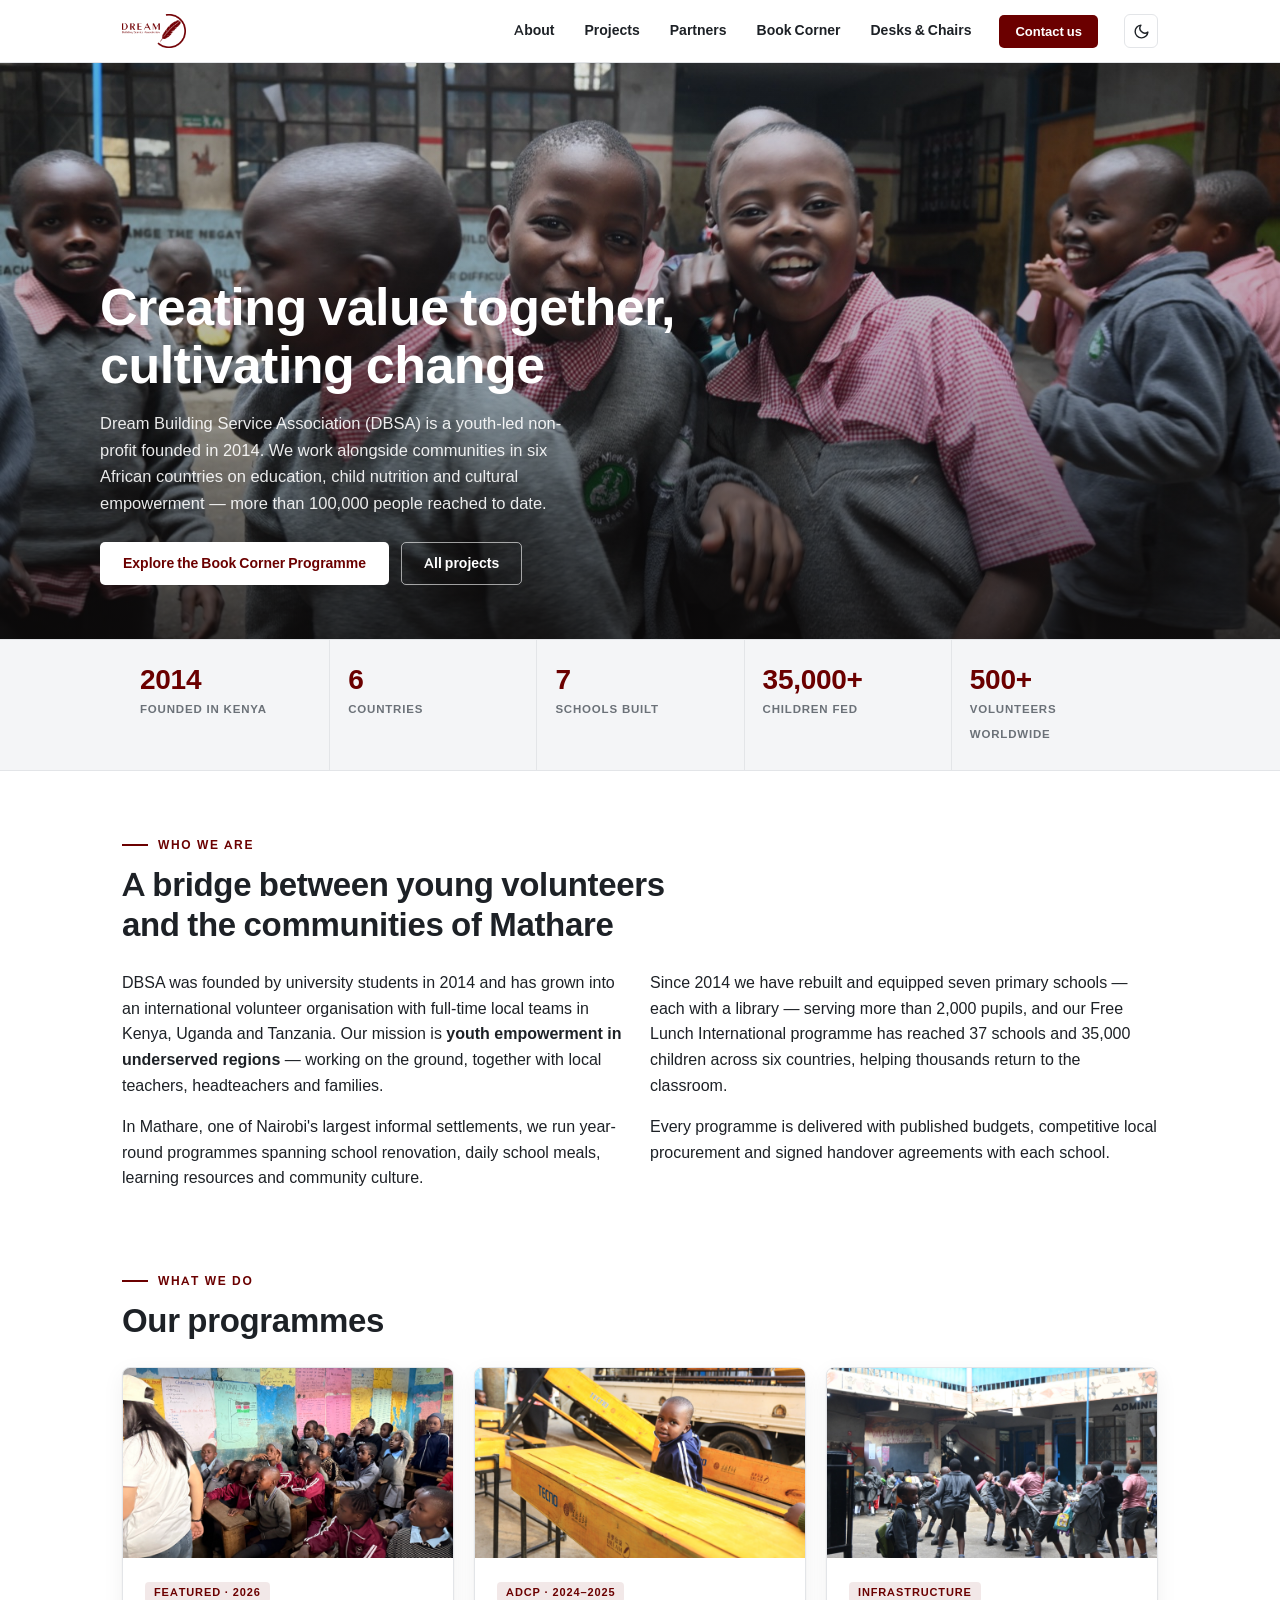
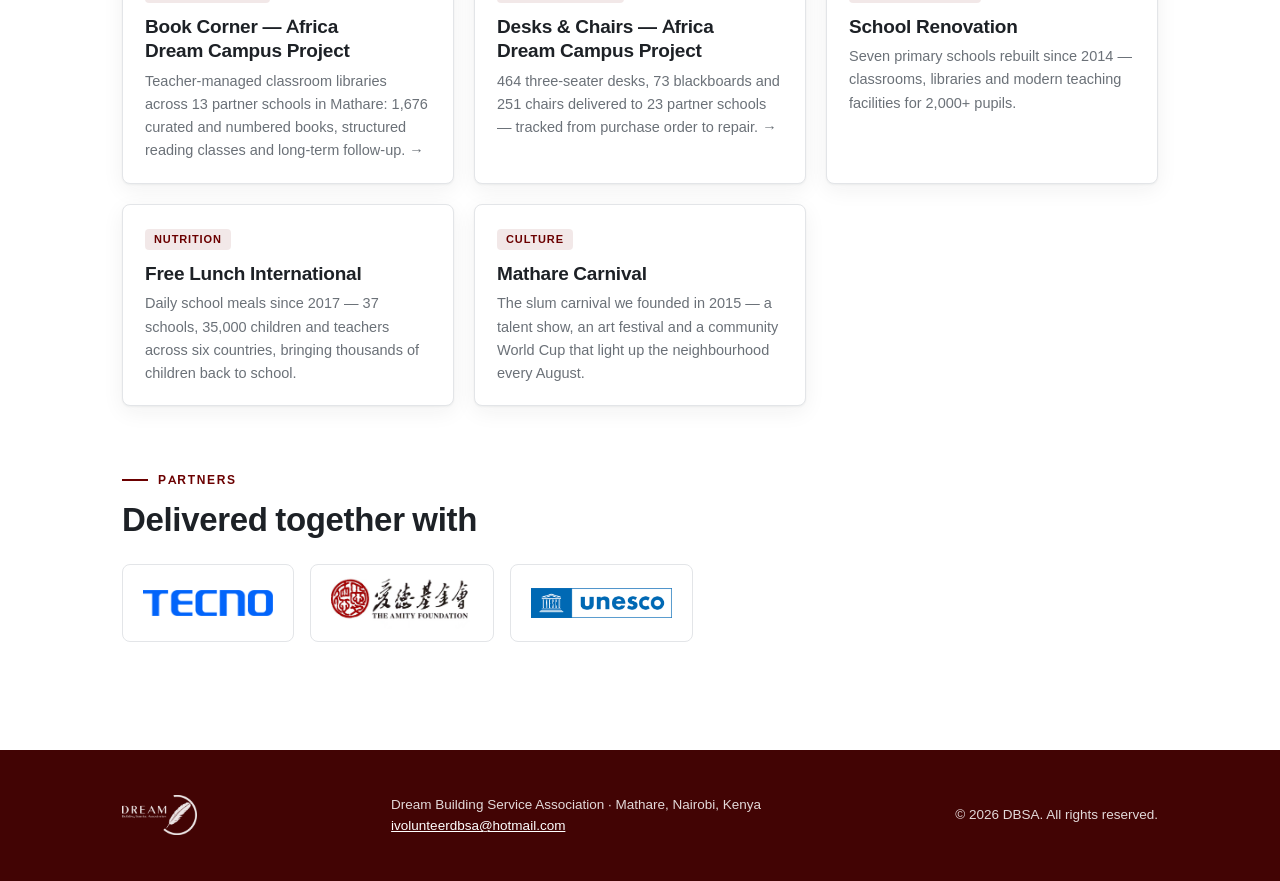
<file: index.html>
<!DOCTYPE html>
<html lang="en" data-lang="en">
<head>
<meta charset="utf-8">
<meta name="viewport" content="width=device-width,initial-scale=1">
<title>DBSA — Dream Building Service Association</title>
<meta name="description" content="Dream Building Service Association (DBSA) — a youth-led non-profit working with communities in six African countries since 2014. Education, nutrition and cultural empowerment in Mathare, Nairobi and beyond.">
<link rel="icon" href="assets/logos/dbsa-en.png">
<script>(function(){try{var t=localStorage.getItem("theme");if(t)document.documentElement.setAttribute("data-theme",t)}catch(e){}})()</script>
<link rel="stylesheet" href="styles.css">
</head>
<body>

<nav class="nav">
  <div class="wrap">
    <a class="brand" href="index.html">
      <img src="assets/logos/dbsa-en.png" alt="DBSA — Dream Building Service Association">
    </a>
    <a class="link" href="index.html#about">About</a>
    <a class="link" href="index.html#projects">Projects</a>
    <a class="link" href="index.html#partners">Partners</a>
    <a class="link keep" href="bookcorner.html">Book Corner</a>
    <a class="link keep" href="furniture.html">Desks &amp; Chairs</a>
    <a class="cta" href="mailto:ivolunteerdbsa@hotmail.com">Contact us</a>
      <button class="theme-btn" id="theme-toggle" type="button" aria-label="Switch theme">
      <svg class="ic-moon" viewBox="0 0 24 24" fill="none" stroke="currentColor" stroke-width="2" stroke-linecap="round" stroke-linejoin="round" aria-hidden="true"><path d="M21 12.8A9 9 0 1 1 11.2 3a7 7 0 0 0 9.8 9.8z"/></svg>
      <svg class="ic-sun" viewBox="0 0 24 24" fill="none" stroke="currentColor" stroke-width="2" stroke-linecap="round" aria-hidden="true"><circle cx="12" cy="12" r="4"/><path d="M12 2v2m0 16v2M4.9 4.9l1.4 1.4m11.4 11.4 1.4 1.4M2 12h2m16 0h2M4.9 19.1l1.4-1.4M17.7 6.3l1.4-1.4"/></svg>
    </button>
  </div>
</nav>

<header class="hero">
  <div class="media">
    <img src="assets/photos/photo-01.jpg" alt="Pupils in a school courtyard in Mathare, Nairobi" fetchpriority="high">
    <div class="scrim"></div>
    <div class="inner wrap">
      <h1>Creating value together, <em>cultivating change</em></h1>
      <p class="sub">Dream Building Service Association (DBSA) is a youth-led non-profit founded in 2014.
      We work alongside communities in six African countries on education, child nutrition and cultural
      empowerment — more than 100,000 people reached to date.</p>
      <div class="actions">
        <a class="btn primary" href="bookcorner.html">Explore the Book Corner Programme</a>
        <a class="btn ghost" href="#projects">All projects</a>
      </div>
    </div>
  </div>
</header>

<div class="stats">
  <div class="wrap">
    <div class="stat"><b>2014</b><span>Founded in Kenya</span></div>
    <div class="stat"><b>6</b><span>Countries</span></div>
    <div class="stat"><b>7</b><span>Schools built</span></div>
    <div class="stat"><b>35,000+</b><span>Children fed</span></div>
    <div class="stat"><b>500+</b><span>Volunteers worldwide</span></div>
  </div>
</div>

<section id="about">
  <div class="wrap">
    <p class="eyebrow">Who we are</p>
    <h2>A bridge between young volunteers and the communities of Mathare</h2>
    <div class="grid two" style="margin-top:26px">
      <div>
        <p>DBSA was founded by university students in 2014 and has grown into an international
        volunteer organisation with full-time local teams in Kenya, Uganda and Tanzania.
        Our mission is <strong>youth empowerment in underserved regions</strong> — working on the
        ground, together with local teachers, headteachers and families.</p>
        <p>In Mathare, one of Nairobi's largest informal settlements, we run year-round programmes
        spanning school renovation, daily school meals, learning resources and community culture.</p>
      </div>
      <div>
        <p>Since 2014 we have rebuilt and equipped seven primary schools — each with a library —
        serving more than 2,000 pupils, and our Free Lunch International programme has reached
        37 schools and 35,000 children across six countries, helping thousands return to the classroom.</p>
        <p>Every programme is delivered with published budgets, competitive local procurement and
        signed handover agreements with each school.</p>
      </div>
    </div>
  </div>
</section>

<section id="projects" style="padding-top:0">
  <div class="wrap">
    <p class="eyebrow">What we do</p>
    <h2>Our programmes</h2>
    <div class="grid two" style="margin-top:26px">

      <a class="card reveal" href="bookcorner.html">
        <img class="cover" src="assets/photos/photo-08.jpg" alt="A reading class in Mathare">
        <div class="pad">
          <span class="tag">Featured · 2026</span>
          <h3>Book Corner — Africa Dream Campus Project</h3>
          <p>Teacher-managed classroom libraries across 13 partner schools in Mathare:
          1,676 curated and numbered books, structured reading classes and long-term follow-up. →</p>
        </div>
      </a>

      <a class="card reveal" href="furniture.html">
        <img class="cover" src="assets/photos/desk-01.jpg" alt="Newly delivered desks in Mathare">
        <div class="pad">
          <span class="tag">ADCP · 2024–2025</span>
          <h3>Desks &amp; Chairs — Africa Dream Campus Project</h3>
          <p>464 three-seater desks, 73 blackboards and 251 chairs delivered to
          23 partner schools — tracked from purchase order to repair. →</p>
        </div>
      </a>

      <div class="card reveal">
        <img class="cover" src="assets/photos/photo-02.jpg" alt="A renovated school courtyard">
        <div class="pad">
          <span class="tag">Infrastructure</span>
          <h3>School Renovation</h3>
          <p>Seven primary schools rebuilt since 2014 — classrooms, libraries and modern
          teaching facilities for 2,000+ pupils.</p>
        </div>
      </div>

      <div class="card reveal">
        <div class="pad">
          <span class="tag">Nutrition</span>
          <h3>Free Lunch International</h3>
          <p>Daily school meals since 2017 — 37 schools, 35,000 children and teachers across
          six countries, bringing thousands of children back to school.</p>
        </div>
      </div>

      <div class="card reveal">
        <div class="pad">
          <span class="tag">Culture</span>
          <h3>Mathare Carnival</h3>
          <p>The slum carnival we founded in 2015 — a talent show, an art festival and a
          community World Cup that light up the neighbourhood every August.</p>
        </div>
      </div>

    </div>
  </div>
</section>

<section id="partners" style="padding-top:0">
  <div class="wrap">
    <p class="eyebrow">Partners</p>
    <h2>Delivered together with</h2>
    <div class="partners" style="margin-top:24px">
      <span class="chip"><img src="assets/logos/tecno.png" alt="TECNO" style="height:26px"></span>
      <span class="chip"><img src="assets/logos/amity.png" alt="The Amity Foundation" style="height:52px"></span>
      <span class="chip"><img src="assets/logos/unesco.png" alt="UNESCO" style="height:30px"></span>
    </div>
  </div>
</section>

<footer>
  <div class="wrap">
    <img src="assets/logos/dbsa-en.png" alt="DBSA">
    <p>Dream Building Service Association · Mathare, Nairobi, Kenya<br>
    <a href="mailto:ivolunteerdbsa@hotmail.com">ivolunteerdbsa@hotmail.com</a></p>
    <p>© 2026 DBSA. All rights reserved.</p>
  </div>
</footer>

<script src="site.js"></script>
</body>
</html>
</file>
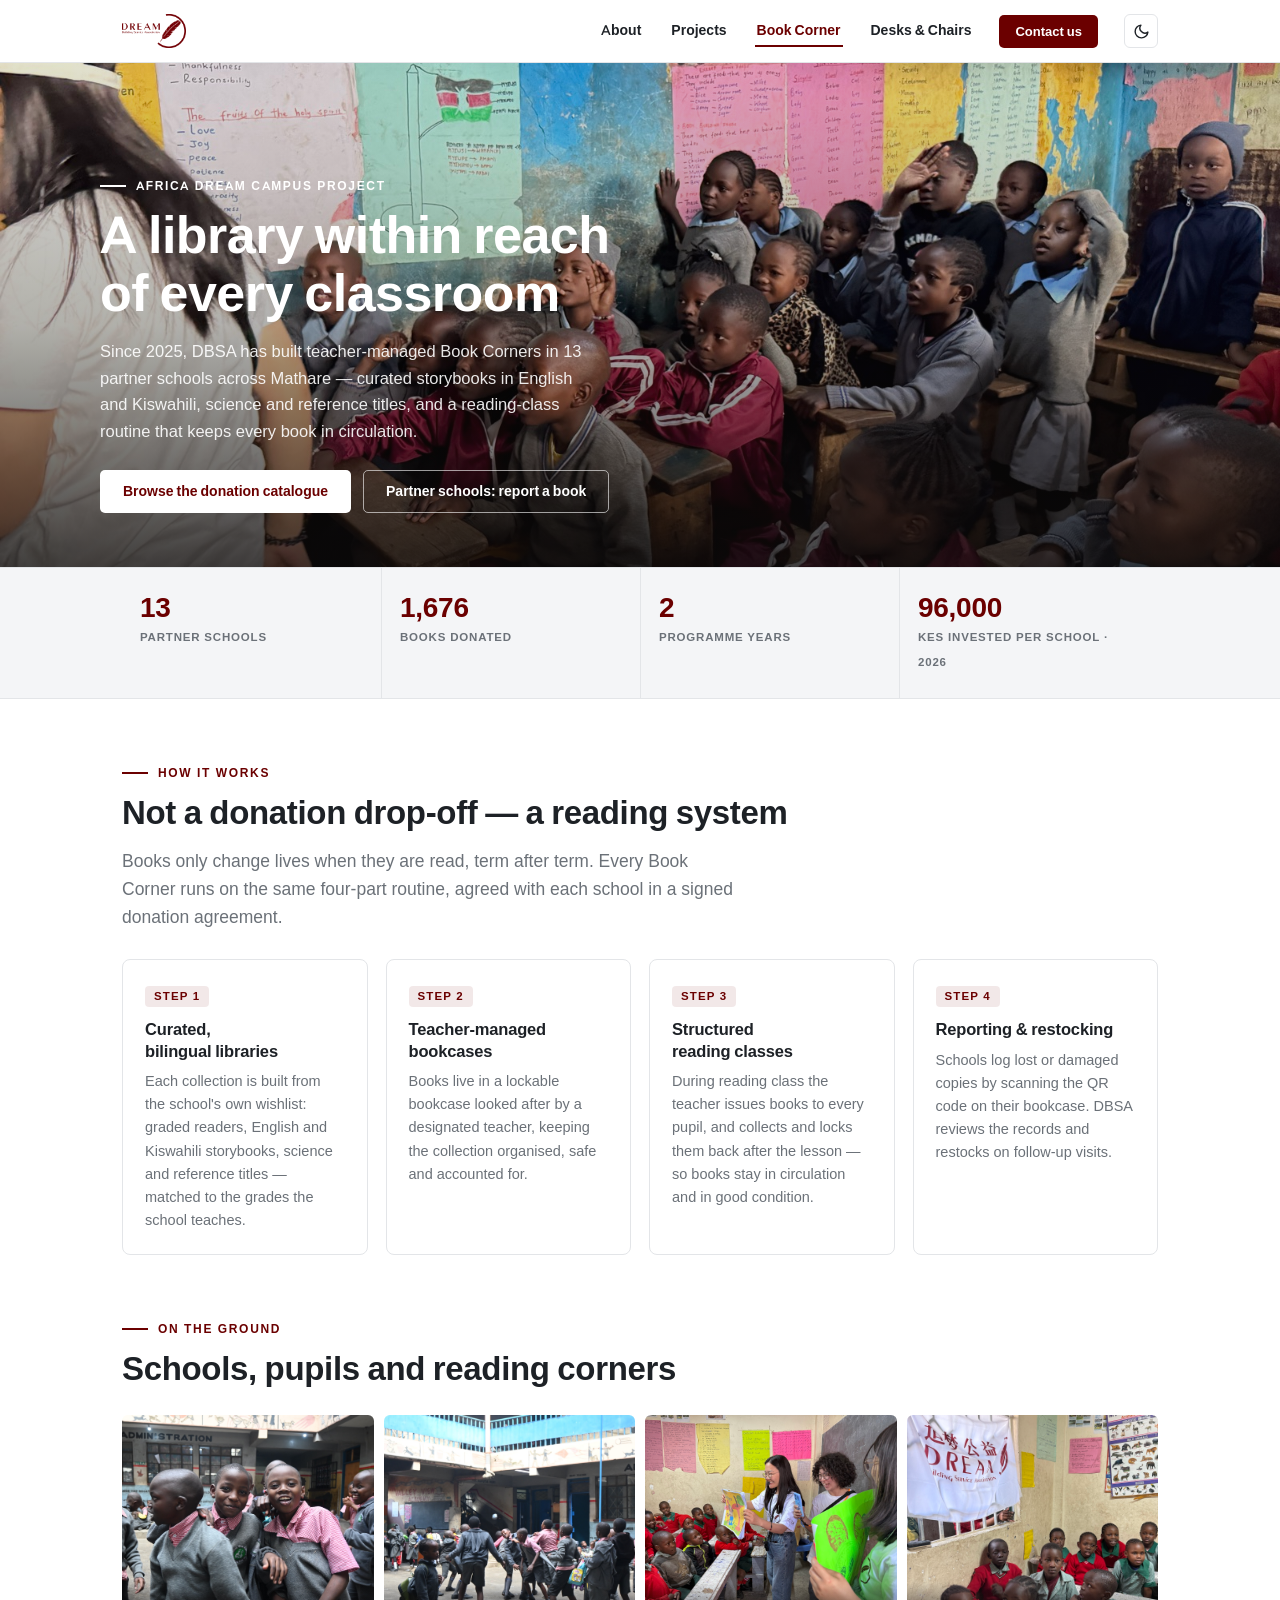
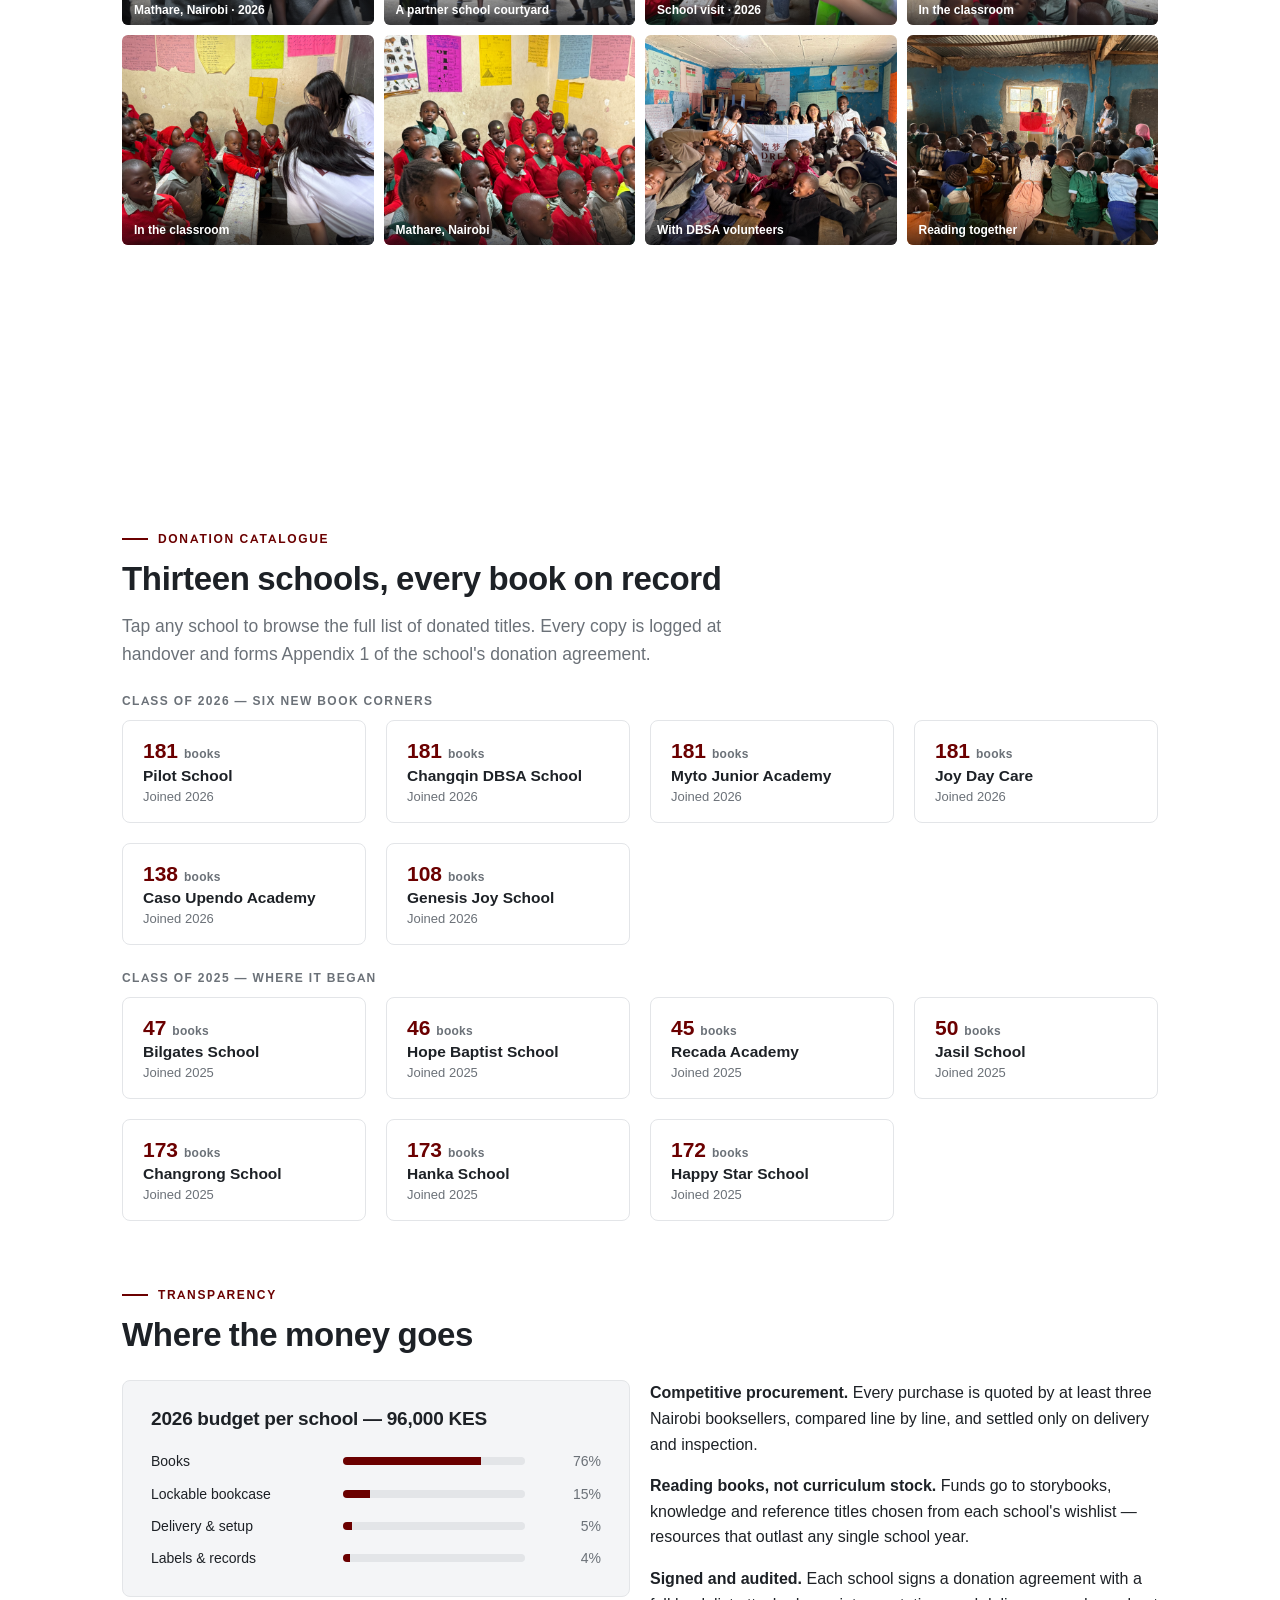
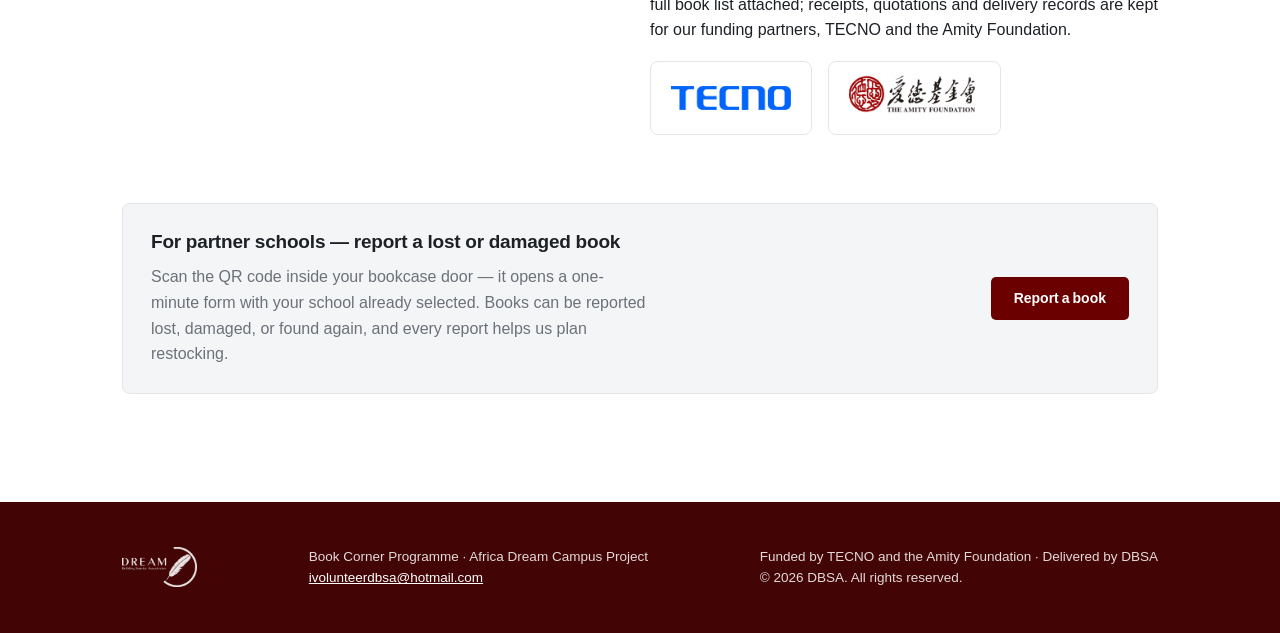
<file: bookcorner.html>
<!DOCTYPE html>
<html lang="en" data-lang="en">
<head>
<meta charset="utf-8">
<meta name="viewport" content="width=device-width,initial-scale=1">
<title>Book Corner Programme — DBSA</title>
<meta name="description" content="The DBSA Book Corner Programme (Africa Dream Campus Project): teacher-managed classroom libraries in 13 partner schools across Mathare, Nairobi — 1,676 curated and numbered books, structured reading classes and long-term follow-up.">
<link rel="icon" href="assets/logos/dbsa-en.png">
<script>(function(){try{var t=localStorage.getItem("theme");if(t)document.documentElement.setAttribute("data-theme",t)}catch(e){}})()</script>
<link rel="stylesheet" href="styles.css">
</head>
<body>

<nav class="nav">
  <div class="wrap">
    <a class="brand" href="index.html">
      <img src="assets/logos/dbsa-en.png" alt="DBSA — Dream Building Service Association">
    </a>
    <a class="link" href="index.html#about">About</a>
    <a class="link" href="index.html#projects">Projects</a>
    <a class="link keep" href="bookcorner.html" aria-current="page">Book Corner</a>
    <a class="link keep" href="furniture.html">Desks &amp; Chairs</a>
    <a class="cta" href="mailto:ivolunteerdbsa@hotmail.com">Contact us</a>
      <button class="theme-btn" id="theme-toggle" type="button" aria-label="Switch theme">
      <svg class="ic-moon" viewBox="0 0 24 24" fill="none" stroke="currentColor" stroke-width="2" stroke-linecap="round" stroke-linejoin="round" aria-hidden="true"><path d="M21 12.8A9 9 0 1 1 11.2 3a7 7 0 0 0 9.8 9.8z"/></svg>
      <svg class="ic-sun" viewBox="0 0 24 24" fill="none" stroke="currentColor" stroke-width="2" stroke-linecap="round" aria-hidden="true"><circle cx="12" cy="12" r="4"/><path d="M12 2v2m0 16v2M4.9 4.9l1.4 1.4m11.4 11.4 1.4 1.4M2 12h2m16 0h2M4.9 19.1l1.4-1.4M17.7 6.3l1.4-1.4"/></svg>
    </button>
  </div>
</nav>

<header class="hero">
  <div class="media" style="min-height:56vh">
    <img src="assets/photos/photo-08.jpg" alt="A reading class in a Mathare classroom" fetchpriority="high">
    <div class="scrim"></div>
    <div class="inner wrap">
      <p class="eyebrow" style="color:#fff">Africa Dream Campus Project</p>
      <h1>A library within reach of <em>every classroom</em></h1>
      <p class="sub">Since 2025, DBSA has built teacher-managed Book Corners in 13 partner schools
      across Mathare — curated storybooks in English and Kiswahili, science and reference titles,
      and a reading-class routine that keeps every book in circulation.</p>
      <div class="actions">
        <a class="btn primary" href="#schools">Browse the donation catalogue</a>
        <a class="btn ghost" href="#report">Partner schools: report a book</a>
      </div>
    </div>
  </div>
</header>

<div class="stats">
  <div class="wrap">
    <div class="stat"><b>13</b><span>Partner schools</span></div>
    <div class="stat"><b>1,676</b><span>Books donated</span></div>
    <div class="stat"><b>2</b><span>Programme years</span></div>
    <div class="stat"><b>96,000</b><span>KES invested per school · 2026</span></div>
  </div>
</div>

<section id="model">
  <div class="wrap">
    <p class="eyebrow">How it works</p>
    <h2>Not a donation drop-off — a reading system</h2>
    <p class="lead">Books only change lives when they are read, term after term. Every Book Corner
    runs on the same four-part routine, agreed with each school in a signed donation agreement.</p>
    <div class="steps" style="margin-top:28px">
      <div class="step reveal">
        <h3>Curated, bilingual libraries</h3>
        <p>Each collection is built from the school's own wishlist: graded readers, English and
        Kiswahili storybooks, science and reference titles — matched to the grades the school teaches.</p>
      </div>
      <div class="step reveal">
        <h3>Teacher-managed bookcases</h3>
        <p>Books live in a lockable bookcase looked after by a designated teacher, keeping the
        collection organised, safe and accounted for.</p>
      </div>
      <div class="step reveal">
        <h3>Structured reading classes</h3>
        <p>During reading class the teacher issues books to every pupil, and collects and locks
        them back after the lesson — so books stay in circulation and in good condition.</p>
      </div>
      <div class="step reveal">
        <h3>Reporting &amp; restocking</h3>
        <p>Schools log lost or damaged copies by scanning the QR code on their bookcase.
        DBSA reviews the records and restocks on follow-up visits.</p>
      </div>
    </div>
  </div>
</section>

<section id="gallery" style="padding-top:0">
  <div class="wrap">
    <p class="eyebrow">On the ground</p>
    <h2>Schools, pupils and reading corners</h2>
    <div class="gallery" style="margin-top:26px">
      <figure class="reveal"><img src="assets/photos/photo-01.jpg" alt="Pupils in a school courtyard, Mathare" loading="lazy"><figcaption>Mathare, Nairobi · 2026</figcaption></figure>
      <figure class="reveal"><img src="assets/photos/photo-02.jpg" alt="A partner school courtyard" loading="lazy"><figcaption>A partner school courtyard</figcaption></figure>
      <figure class="reveal"><img src="assets/photos/photo-04.jpg" alt="Pupils during a school visit" loading="lazy"><figcaption>School visit · 2026</figcaption></figure>
      <figure class="reveal"><img src="assets/photos/photo-05.jpg" alt="Pupils at their desks" loading="lazy"><figcaption>In the classroom</figcaption></figure>
      <figure class="reveal"><img src="assets/photos/photo-06.jpg" alt="Pupils during class" loading="lazy"><figcaption>In the classroom</figcaption></figure>
      <figure class="reveal"><img src="assets/photos/photo-07.jpg" alt="School grounds in Mathare" loading="lazy"><figcaption>Mathare, Nairobi</figcaption></figure>
      <figure class="reveal"><img src="assets/photos/photo-09.jpg" alt="Pupils and volunteers" loading="lazy"><figcaption>With DBSA volunteers</figcaption></figure>
      <figure class="reveal"><img src="assets/photos/photo-10.jpg" alt="A classroom session" loading="lazy"><figcaption>Reading together</figcaption></figure>
      <figure class="reveal"><img src="assets/photos/photo-13.jpg" alt="Signing the donation agreement with a headteacher" loading="lazy"><figcaption>Signing the donation agreement</figcaption></figure>
    </div>
  </div>
</section>

<section id="schools" style="padding-top:0">
  <div class="wrap">
    <p class="eyebrow">Donation catalogue</p>
    <h2>Thirteen schools, every book on record</h2>
    <p class="lead">Tap any school to browse the full list of donated titles. Every copy is logged
    at handover and forms Appendix 1 of the school's donation agreement.</p>

    <p class="cohort-label">Class of 2026 — six new Book Corners</p>
    <div class="grid three" id="schools-2026"></div>

    <p class="cohort-label">Class of 2025 — where it began</p>
    <div class="grid three" id="schools-2025"></div>
  </div>
</section>

<section id="transparency" style="padding-top:0">
  <div class="wrap">
    <p class="eyebrow">Transparency</p>
    <h2>Where the money goes</h2>
    <div class="grid two" style="margin-top:26px;align-items:start">
      <div class="panel-tint">
        <h3>2026 budget per school — 96,000 KES</h3>
        <ul class="budget">
          <li><span>Books</span><span class="bar"><i style="width:76%"></i></span><span class="pct">76%</span></li>
          <li><span>Lockable bookcase</span><span class="bar"><i style="width:15%"></i></span><span class="pct">15%</span></li>
          <li><span>Delivery &amp; setup</span><span class="bar"><i style="width:5%"></i></span><span class="pct">5%</span></li>
          <li><span>Labels &amp; records</span><span class="bar"><i style="width:4%"></i></span><span class="pct">4%</span></li>
        </ul>
      </div>
      <div>
        <p><strong>Competitive procurement.</strong> Every purchase is quoted by at least three
        Nairobi booksellers, compared line by line, and settled only on delivery and inspection.</p>
        <p><strong>Reading books, not curriculum stock.</strong> Funds go to storybooks, knowledge
        and reference titles chosen from each school's wishlist — resources that outlast any single
        school year.</p>
        <p><strong>Signed and audited.</strong> Each school signs a donation agreement with a full
        book list attached; receipts, quotations and delivery records are kept for our funding
        partners, TECNO and the Amity Foundation.</p>
        <div class="partners" style="margin-top:18px">
          <span class="chip"><img src="assets/logos/tecno.png" alt="TECNO" style="height:24px"></span>
          <span class="chip"><img src="assets/logos/amity.png" alt="The Amity Foundation" style="height:48px"></span>
        </div>
      </div>
    </div>
  </div>
</section>

<section id="report" style="padding-top:0">
  <div class="wrap">
    <div class="panel-tint" style="display:flex;gap:26px;flex-wrap:wrap;align-items:center;justify-content:space-between">
      <div style="max-width:56ch">
        <h3>For partner schools — report a lost or damaged book</h3>
        <p style="margin:10px 0 0;color:var(--muted)">Scan the QR code inside your bookcase door —
        it opens a one-minute form with your school already selected. Books can be reported
        lost, damaged, or found again, and every report helps us plan restocking.</p>
      </div>
      <a class="btn solid" href="report.html">Report a book</a>
    </div>
  </div>
</section>

<footer>
  <div class="wrap">
    <img src="assets/logos/dbsa-en.png" alt="DBSA">
    <p>Book Corner Programme · Africa Dream Campus Project<br>
    <a href="mailto:ivolunteerdbsa@hotmail.com">ivolunteerdbsa@hotmail.com</a></p>
    <p>Funded by TECNO and the Amity Foundation · Delivered by DBSA<br>© 2026 DBSA. All rights reserved.</p>
  </div>
</footer>

<!-- catalogue modal -->
<div class="modal" id="catalog-modal" role="dialog" aria-modal="true" aria-label="School book list">
  <div class="veil"></div>
  <div class="panel">
    <header>
      <h3>School</h3>
      <span class="meta"></span>
      <button class="close" type="button">Close ✕</button>
    </header>
    <div class="search"><input type="search" placeholder="Search by book number or title…" aria-label="Search book list"></div>
    <div class="list">
      <table>
        <thead><tr><th>No.</th><th>Title</th><th>Level</th><th style="text-align:right">Copies</th></tr></thead>
        <tbody></tbody>
      </table>
    </div>
  </div>
</div>

<script src="assets/catalog.js"></script>
<script src="site.js"></script>
<script>initCatalog();</script>
</body>
</html>
</file>
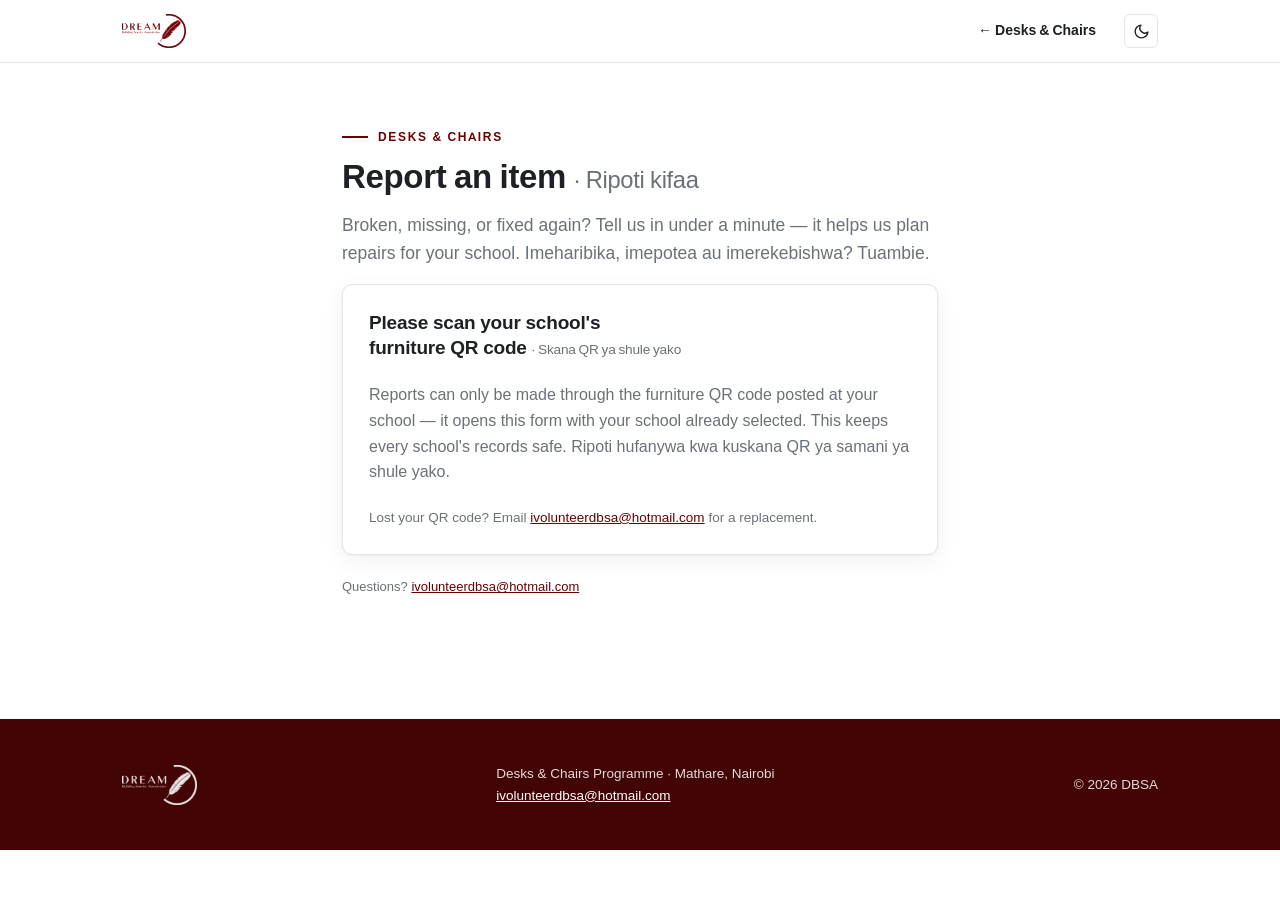
<file: furniture-report.html>
<!DOCTYPE html>
<html lang="en" data-lang="en">
<head>
<meta charset="utf-8">
<meta name="viewport" content="width=device-width,initial-scale=1">
<title>Report an item — DBSA Desks &amp; Chairs</title>
<meta name="robots" content="noindex,nofollow">
<link rel="icon" href="assets/logos/dbsa-en.png">
<script>(function(){try{var t=localStorage.getItem("theme");if(t)document.documentElement.setAttribute("data-theme",t)}catch(e){}})()</script>
<link rel="stylesheet" href="styles.css">
</head>
<body>

<nav class="nav">
  <div class="wrap">
    <a class="brand" href="index.html">
      <img src="assets/logos/dbsa-en.png" alt="DBSA — Dream Building Service Association">
    </a>
    <a class="link keep" href="furniture.html">← Desks &amp; Chairs</a>
      <button class="theme-btn" id="theme-toggle" type="button" aria-label="Switch theme">
      <svg class="ic-moon" viewBox="0 0 24 24" fill="none" stroke="currentColor" stroke-width="2" stroke-linecap="round" stroke-linejoin="round" aria-hidden="true"><path d="M21 12.8A9 9 0 1 1 11.2 3a7 7 0 0 0 9.8 9.8z"/></svg>
      <svg class="ic-sun" viewBox="0 0 24 24" fill="none" stroke="currentColor" stroke-width="2" stroke-linecap="round" aria-hidden="true"><circle cx="12" cy="12" r="4"/><path d="M12 2v2m0 16v2M4.9 4.9l1.4 1.4m11.4 11.4 1.4 1.4M2 12h2m16 0h2M4.9 19.1l1.4-1.4M17.7 6.3l1.4-1.4"/></svg>
    </button>
  </div>
</nav>

<section>
  <div class="wrap narrow">
    <p class="eyebrow">Desks &amp; Chairs</p>
    <h2>Report an item <span class="sw-h">· Ripoti kifaa</span></h2>
    <p class="lead">Broken, missing, or fixed again? Tell us in under a minute — it helps us plan
    repairs for your school. <span class="sw">Imeharibika, imepotea au imerekebishwa? Tuambie.</span></p>

    <div class="form-card" id="qr-required" hidden>
      <h3>Please scan your school's furniture QR code <span class="sw-h">· Skana QR ya shule yako</span></h3>
      <p style="margin:0;color:var(--muted)">Reports can only be made through the furniture QR code
      posted at your school — it opens this form with your school already selected.
      This keeps every school's records safe.
      <span class="sw">Ripoti hufanywa kwa kuskana QR ya samani ya shule yako.</span></p>
      <p style="margin:0;font-size:13.5px;color:var(--muted)">Lost your QR code? Email
      <a href="mailto:ivolunteerdbsa@hotmail.com">ivolunteerdbsa@hotmail.com</a> for a replacement.</p>
    </div>

    <form class="form-card" id="report-form" autocomplete="off" novalidate>

      <div class="field">
        <label>School <span class="sw">· Shule</span></label>
        <div class="school-chip" id="school-chip">
          <b id="school-chip-name"></b>
          <span id="school-chip-meta"></span>
        </div>
      </div>

      <div class="field">
        <label>Which item? <span class="sw">· Kifaa gani?</span></label>
        <div class="kinds" id="item-grid" style="grid-template-columns:repeat(auto-fit,minmax(150px,1fr))"></div>
      </div>

      <div class="field">
        <label>What happened? <span class="sw">· Nini kilitokea?</span></label>
        <div class="kinds">
          <button type="button" class="kind" data-kind="damaged" aria-pressed="false">
            <b>Damaged</b><span>Imeharibika</span>
          </button>
          <button type="button" class="kind" data-kind="lost" aria-pressed="false">
            <b>Lost</b><span>Imepotea</span>
          </button>
          <button type="button" class="kind" data-kind="restored" aria-pressed="false">
            <b>Fixed</b><span>Imerekebishwa</span>
          </button>
        </div>
        <p class="hint">Fixed — an item that was reported broken or missing is back in use.
        <span class="sw">Imerekebishwa — kifaa kimerudi kutumika.</span></p>
      </div>

      <div class="field">
        <label for="qty-input">How many? <span class="sw">· Ngapi?</span></label>
        <input type="number" id="qty-input" inputmode="numeric" min="1" step="1" value="1" style="max-width:130px">
      </div>

      <div class="field">
        <label for="note-input">Note <span class="sw">· Maelezo (hiari)</span></label>
        <textarea id="note-input" rows="2" maxlength="500"
          placeholder="Optional — e.g. two desks with broken legs in Grade 3"></textarea>
      </div>

      <input class="hp" type="text" name="website" id="hp" tabindex="-1" aria-hidden="true">

      <p class="form-err" id="form-err" hidden></p>
      <button class="btn solid block" type="submit" id="submit-btn">Send report · Tuma ripoti</button>
    </form>

    <div class="form-card success" id="success" hidden>
      <div class="ok-ring">✓</div>
      <h3>Report received — thank you! <span class="sw-h">Asante!</span></h3>
      <p id="success-recap" style="color:var(--muted);margin:0"></p>
      <button class="btn solid" type="button" id="again-btn">Report another item · Ripoti kifaa kingine</button>
    </div>

    <p style="margin-top:22px;font-size:13px;color:var(--muted)">
      Questions? <a href="mailto:ivolunteerdbsa@hotmail.com">ivolunteerdbsa@hotmail.com</a>
    </p>
  </div>
</section>

<footer>
  <div class="wrap">
    <img src="assets/logos/dbsa-en.png" alt="DBSA">
    <p>Desks &amp; Chairs Programme · Mathare, Nairobi<br>
    <a href="mailto:ivolunteerdbsa@hotmail.com">ivolunteerdbsa@hotmail.com</a></p>
    <p>© 2026 DBSA</p>
  </div>
</footer>

<script src="assets/furniture.js"></script>
<script src="site.js"></script>
<script>
/* Same Worker as book reports — routes on programme:"furniture". */
const ENDPOINT = "https://dbsa-report.ivolunteerdbsa.workers.dev";

(function () {
  const $ = (id) => document.getElementById(id);
  const form = $("report-form");
  let item = null, kind = null;

  const params = new URLSearchParams(location.search);
  const KEY = params.get("k") || "";
  const school = FURNITURE.schools.find((s) => s.id === params.get("school")) || null;
  if (!school || !KEY) {
    form.hidden = true;
    $("qr-required").hidden = false;
    return;
  }
  const totalUnits = Object.values(school.units).reduce((a, b) => a + b, 0);
  $("school-chip-name").textContent = school.name;
  $("school-chip-meta").textContent = `${totalUnits} items delivered in ${school.cohort}`;

  /* item buttons — only what this school actually has */
  const grid = $("item-grid");
  Object.entries(school.units).forEach(([key, units]) => {
    const b = document.createElement("button");
    b.type = "button"; b.className = "kind"; b.dataset.item = key;
    b.setAttribute("aria-pressed", "false");
    b.innerHTML = `<b>${FURNITURE.items[key].label}</b><span>you have ${units}</span>`;
    b.addEventListener("click", () => {
      item = key;
      grid.querySelectorAll(".kind").forEach((x) =>
        x.setAttribute("aria-pressed", x === b ? "true" : "false"));
      const q = $("qty-input");
      q.max = units;
      if (+q.value > units) q.value = units;
    });
    grid.appendChild(b);
  });

  document.querySelectorAll("[data-kind]").forEach((b) =>
    b.addEventListener("click", () => {
      kind = b.dataset.kind;
      document.querySelectorAll("[data-kind]").forEach((x) =>
        x.setAttribute("aria-pressed", x === b ? "true" : "false"));
    }));

  form.addEventListener("submit", async (e) => {
    e.preventDefault();
    const err = $("form-err");
    const qty = Math.floor(+$("qty-input").value || 0);
    if (!item) return showErr("Please choose the item. · Tafadhali chagua kifaa.");
    if (!kind) return showErr("Please tap Damaged, Lost or Fixed. · Tafadhali chagua kilichotokea.");
    if (qty < 1 || qty > (school.units[item] || 0))
      return showErr(`Quantity must be between 1 and ${school.units[item]}. · Idadi si sahihi.`);
    err.hidden = true;

    const payload = {
      programme: "furniture",
      school: school.name, item, kind, qty, k: KEY,
      note: $("note-input").value.trim(),
      website: $("hp").value,
    };
    const btn = $("submit-btn");
    btn.disabled = true; btn.textContent = "Sending… · Inatuma…";
    try {
      const res = await fetch(ENDPOINT, {
        method: "POST",
        headers: { "Content-Type": "application/json" },
        body: JSON.stringify(payload),
      });
      if (res.status === 403)
        return showErr("This QR code is not valid for this school — please scan the QR posted at your own school. · Tafadhali tumia QR ya shule yako.");
      if (!res.ok) throw new Error("HTTP " + res.status);
      $("success-recap").textContent =
        `${qty} × ${FURNITURE.items[item].label} — ${kind === "restored" ? "fixed" : kind} · ${school.name}`;
      form.hidden = true; $("success").hidden = false;
      window.scrollTo({ top: 0, behavior: "instant" });
    } catch (_) {
      showErr("Could not send — please check your connection and try again. · Imeshindikana kutuma — tafadhali jaribu tena.");
    } finally {
      btn.disabled = false; btn.textContent = "Send report · Tuma ripoti";
    }
  });
  function showErr(msg) {
    const err = $("form-err");
    err.textContent = msg; err.hidden = false;
    return false;
  }

  $("again-btn").addEventListener("click", () => {
    item = null; kind = null;
    document.querySelectorAll('.kind[aria-pressed]').forEach((x) => x.setAttribute("aria-pressed", "false"));
    $("qty-input").value = 1; $("note-input").value = "";
    $("success").hidden = true; form.hidden = false;
  });
})();
</script>
</body>
</html>
</file>
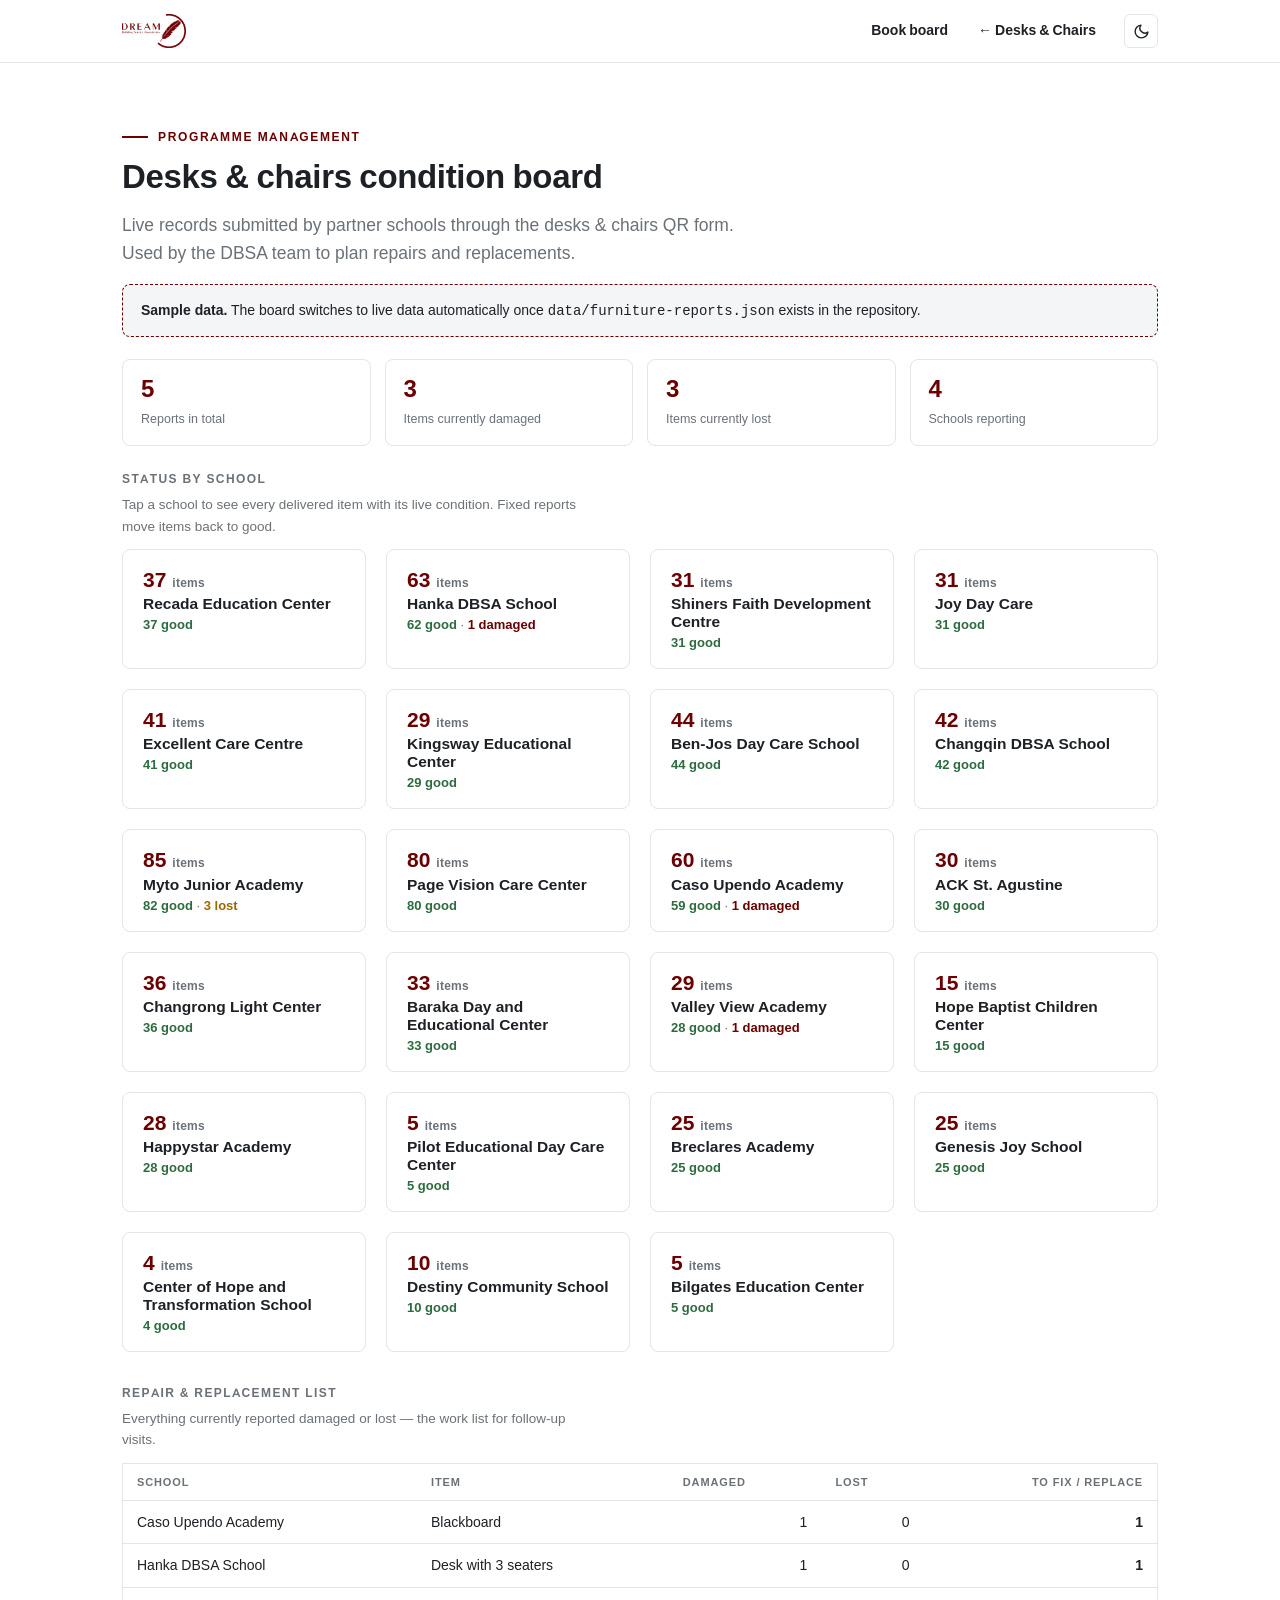
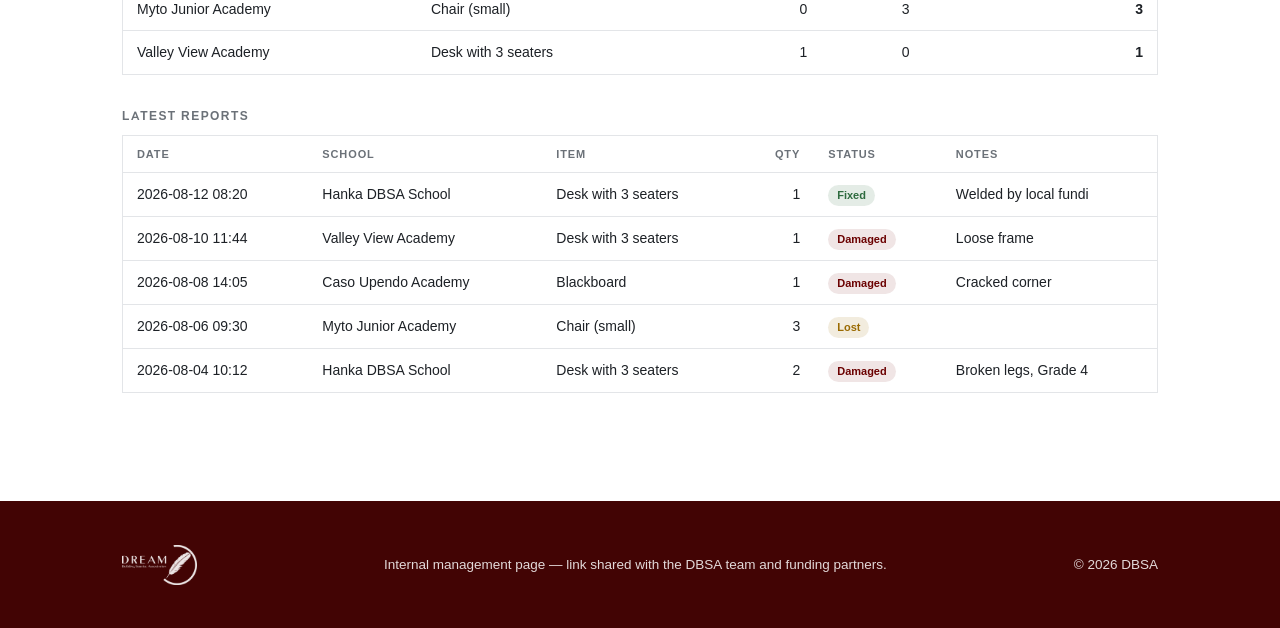
<file: furniture-status.html>
<!DOCTYPE html>
<html lang="en" data-lang="en">
<head>
<meta charset="utf-8">
<meta name="viewport" content="width=device-width,initial-scale=1">
<title>Desks &amp; Chairs — Condition Board · DBSA</title>
<meta name="robots" content="noindex,nofollow">
<link rel="icon" href="assets/logos/dbsa-en.png">
<script>(function(){try{var t=localStorage.getItem("theme");if(t)document.documentElement.setAttribute("data-theme",t)}catch(e){}})()</script>
<link rel="stylesheet" href="styles.css">
</head>
<body>

<nav class="nav">
  <div class="wrap">
    <a class="brand" href="index.html">
      <img src="assets/logos/dbsa-en.png" alt="DBSA — Dream Building Service Association">
    </a>
    <a class="link keep" href="status.html">Book board</a>
    <a class="link keep" href="furniture.html">← Desks &amp; Chairs</a>
      <button class="theme-btn" id="theme-toggle" type="button" aria-label="Switch theme">
      <svg class="ic-moon" viewBox="0 0 24 24" fill="none" stroke="currentColor" stroke-width="2" stroke-linecap="round" stroke-linejoin="round" aria-hidden="true"><path d="M21 12.8A9 9 0 1 1 11.2 3a7 7 0 0 0 9.8 9.8z"/></svg>
      <svg class="ic-sun" viewBox="0 0 24 24" fill="none" stroke="currentColor" stroke-width="2" stroke-linecap="round" aria-hidden="true"><circle cx="12" cy="12" r="4"/><path d="M12 2v2m0 16v2M4.9 4.9l1.4 1.4m11.4 11.4 1.4 1.4M2 12h2m16 0h2M4.9 19.1l1.4-1.4M17.7 6.3l1.4-1.4"/></svg>
    </button>
  </div>
</nav>

<section>
  <div class="wrap">
    <p class="eyebrow">Programme management</p>
    <h2>Desks &amp; chairs condition board</h2>
    <p class="lead">Live records submitted by partner schools through the desks &amp; chairs QR form.
    Used by the DBSA team to plan repairs and replacements.</p>

    <div class="notice" id="live-note">
      <strong>Sample data.</strong> The board switches to live data automatically once
      <code>data/furniture-reports.json</code> exists in the repository.
    </div>
    <div class="notice" id="empty-note" hidden style="border-color:var(--ok)">
      <strong>Connected — no reports yet.</strong> Every item is in use and in good shape. 🎉
    </div>

    <div class="board" style="margin-bottom:26px">
      <div class="cell"><b id="sum-total">–</b><span>Reports in total</span></div>
      <div class="cell"><b id="sum-damaged">–</b><span>Items currently damaged</span></div>
      <div class="cell"><b id="sum-lost">–</b><span>Items currently lost</span></div>
      <div class="cell"><b id="sum-schools">–</b><span>Schools reporting</span></div>
    </div>

    <p class="cohort-label">Status by school</p>
    <p style="font-size:13.5px;color:var(--muted);margin:-4px 0 12px">
      Tap a school to see every delivered item with its live condition.
      Fixed reports move items back to good.</p>
    <div class="grid three" id="school-status" style="margin-bottom:34px"></div>

    <p class="cohort-label">Repair &amp; replacement list</p>
    <p style="font-size:13.5px;color:var(--muted);margin:-4px 0 12px">
      Everything currently reported damaged or lost — the work list for follow-up visits.</p>
    <div style="overflow-x:auto;margin-bottom:34px">
      <table class="reports restock">
        <thead><tr><th>School</th><th>Item</th><th>Damaged</th><th>Lost</th><th style="text-align:right">To fix / replace</th></tr></thead>
        <tbody></tbody>
      </table>
    </div>

    <p class="cohort-label">Latest reports</p>
    <div style="overflow-x:auto">
      <table class="reports latest">
        <thead><tr><th>Date</th><th>School</th><th>Item</th><th style="text-align:right">Qty</th><th>Status</th><th>Notes</th></tr></thead>
        <tbody></tbody>
      </table>
    </div>
  </div>
</section>

<footer>
  <div class="wrap">
    <img src="assets/logos/dbsa-en.png" alt="DBSA">
    <p>Internal management page — link shared with the DBSA team and funding partners.</p>
    <p>© 2026 DBSA</p>
  </div>
</footer>

<!-- per-school status modal -->
<div class="modal" id="status-modal" role="dialog" aria-modal="true" aria-label="School furniture status">
  <div class="veil"></div>
  <div class="panel">
    <header>
      <h3>School</h3>
      <span class="meta"></span>
      <button class="close" type="button">Close ✕</button>
    </header>
    <div class="list" style="padding-top:8px">
      <table>
        <thead><tr><th>Item</th><th style="text-align:right">Units</th><th>Status</th></tr></thead>
        <tbody></tbody>
      </table>
    </div>
  </div>
</div>

<script src="assets/furniture.js"></script>
<script src="site.js"></script>
<script>
const DATA_URL = "https://raw.githubusercontent.com/dbsa-africa/dbsa-africa.github.io/main/data/furniture-reports.json";

const SAMPLE = [
  { t: "2026-08-04 10:12", school: "Hanka DBSA School",      item: "desk",    kind: "damaged",  qty: 2, note: "Broken legs, Grade 4" },
  { t: "2026-08-06 09:30", school: "Myto Junior Academy",    item: "chair_s", kind: "lost",     qty: 3, note: "" },
  { t: "2026-08-08 14:05", school: "Caso Upendo Academy",    item: "board",   kind: "damaged",  qty: 1, note: "Cracked corner" },
  { t: "2026-08-10 11:44", school: "Valley View Academy",    item: "desk",    kind: "damaged",  qty: 1, note: "Loose frame" },
  { t: "2026-08-12 08:20", school: "Hanka DBSA School",      item: "desk",    kind: "restored", qty: 1, note: "Welded by local fundi" }
];

(function () {
  const KIND_PILL = { damaged: ["damaged", "Damaged"], lost: ["lost", "Lost"], restored: ["restored", "Fixed"] };

  function derive(rows) {
    const states = new Map();
    FURNITURE.schools.forEach((s) => {
      const per = {};
      Object.entries(s.units).forEach(([k, u]) => { per[k] = { units: u, damaged: 0, lost: 0 }; });
      states.set(s.name, { school: s, per });
    });
    rows.forEach((r) => {
      const st = states.get((r.school || "").trim());
      const e = st && st.per[r.item];
      if (!e) return;
      let q = Math.max(1, Math.floor(+r.qty || 1));
      if (r.kind === "restored") {
        const d = Math.min(q, e.damaged); e.damaged -= d; q -= d;
        e.lost = Math.max(0, e.lost - q);
      } else if (r.kind === "damaged" || r.kind === "lost") {
        const room = e.units - e.damaged - e.lost;
        e[r.kind] += Math.min(q, Math.max(0, room));
      }
    });
    return states;
  }
  const totals = (st) => {
    let units = 0, damaged = 0, lost = 0;
    Object.values(st.per).forEach((e) => { units += e.units; damaged += e.damaged; lost += e.lost; });
    return { units, damaged, lost, good: units - damaged - lost };
  };

  function render(rows) {
    const states = derive(rows);
    let curD = 0, curL = 0;
    states.forEach((st) => { const t = totals(st); curD += t.damaged; curL += t.lost; });
    document.getElementById("sum-total").textContent = rows.length;
    document.getElementById("sum-damaged").textContent = curD;
    document.getElementById("sum-lost").textContent = curL;
    document.getElementById("sum-schools").textContent = new Set(rows.map((r) => (r.school || "").trim())).size;

    const grid = document.getElementById("school-status");
    grid.innerHTML = "";
    FURNITURE.schools.forEach((s) => {
      const st = states.get(s.name), t = totals(st);
      const btn = document.createElement("button");
      btn.className = "school";
      btn.setAttribute("aria-haspopup", "dialog");
      btn.innerHTML =
        `<span class="n">${t.units}<em>items</em></span>` +
        `<b>${escapeHtml(s.name)}</b>` +
        `<span class="st-line"><i class="ok-txt">${t.good} good</i>` +
        (t.damaged ? ` · <i class="dmg-txt">${t.damaged} damaged</i>` : "") +
        (t.lost ? ` · <i class="lost-txt">${t.lost} lost</i>` : "") + `</span>`;
      btn.addEventListener("click", () => openModal(st, t));
      grid.appendChild(btn);
    });

    const fixes = [];
    states.forEach((st) => Object.entries(st.per).forEach(([k, e]) => {
      if (e.damaged + e.lost > 0) fixes.push({ school: st.school.name, k, ...e });
    }));
    fixes.sort((a, b) => a.school.localeCompare(b.school) || (b.damaged + b.lost) - (a.damaged + a.lost));
    document.querySelector("table.restock tbody").innerHTML = fixes.map((f) =>
      `<tr><td>${escapeHtml(f.school)}</td><td>${FURNITURE.items[f.k].label}</td>` +
      `<td class="num">${f.damaged}</td><td class="num">${f.lost}</td>` +
      `<td class="num"><b>${f.damaged + f.lost}</b></td></tr>`
    ).join("") || `<tr><td colspan="5" style="color:var(--muted)">Nothing to fix — every item is in good shape. 🎉</td></tr>`;

    document.querySelector("table.latest tbody").innerHTML = rows.slice(-30).reverse().map((r) => {
      const [cls, label] = KIND_PILL[r.kind] || ["damaged", r.kind];
      const item = FURNITURE.items[r.item] ? FURNITURE.items[r.item].label : r.item;
      return `<tr><td>${escapeHtml(r.t || "")}</td><td>${escapeHtml(r.school || "")}</td><td>${escapeHtml(item)}</td>` +
        `<td class="num">${Math.max(1, Math.floor(+r.qty || 1))}</td>` +
        `<td><span class="pill ${cls}">${label}</span></td><td>${escapeHtml(r.note || "")}</td></tr>`;
    }).join("") || `<tr><td colspan="6" style="color:var(--muted)">No reports yet.</td></tr>`;
  }

  const m = document.getElementById("status-modal");
  function openModal(st, t) {
    m.querySelector("h3").textContent = st.school.name;
    m.querySelector(".meta").textContent =
      `${t.units} items — ${t.good} good · ${t.damaged} damaged · ${t.lost} lost`;
    m.querySelector("tbody").innerHTML = Object.entries(st.per).map(([k, e]) => {
      const good = e.units - e.damaged - e.lost;
      const chips = (e.damaged || e.lost)
        ? `<span class="chip-st good">${good} good</span>` +
          (e.damaged ? ` <span class="chip-st damaged">${e.damaged} damaged</span>` : "") +
          (e.lost ? ` <span class="chip-st lost">${e.lost} lost</span>` : "")
        : `<span class="chip-st allgood">all good</span>`;
      return `<tr><td>${FURNITURE.items[k].label}</td><td class="num">${e.units}</td><td>${chips}</td></tr>`;
    }).join("");
    m.classList.add("open");
    document.body.style.overflow = "hidden";
    m.querySelector(".close").focus();
  }
  const close = () => { m.classList.remove("open"); document.body.style.overflow = ""; };
  m.querySelector(".veil").addEventListener("click", close);
  m.querySelector(".close").addEventListener("click", close);
  document.addEventListener("keydown", (e) => e.key === "Escape" && close());

  (async () => {
    let rows = null, live = false;
    if (!new URLSearchParams(location.search).has("sample")) {
      try {
        const res = await fetch(DATA_URL, { cache: "no-store" });
        if (res.ok) { const j = await res.json(); if (Array.isArray(j)) { rows = j; live = true; } }
      } catch (_) {}
    }
    if (!rows) rows = SAMPLE;
    document.getElementById("live-note").hidden = live;
    document.getElementById("empty-note").hidden = !(live && rows.length === 0);
    render(rows);
  })();
})();
</script>
</body>
</html>
</file>
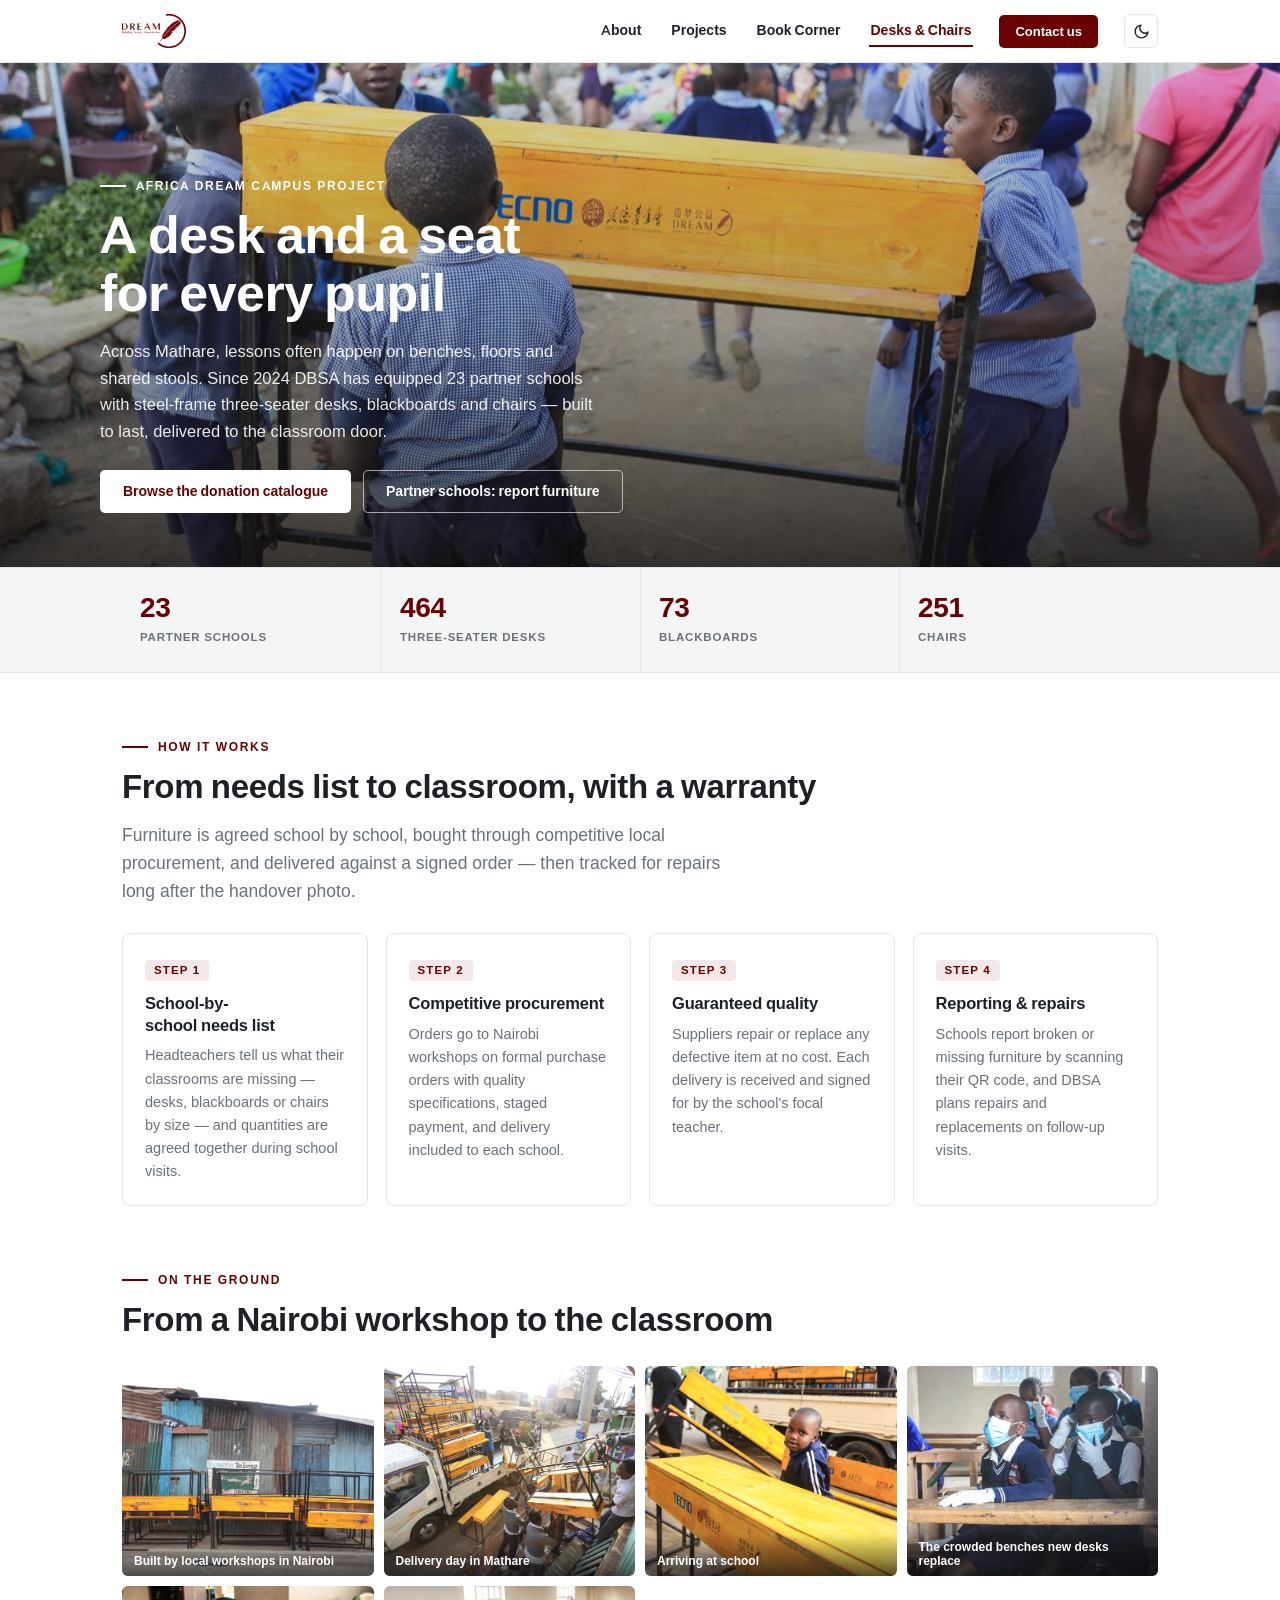
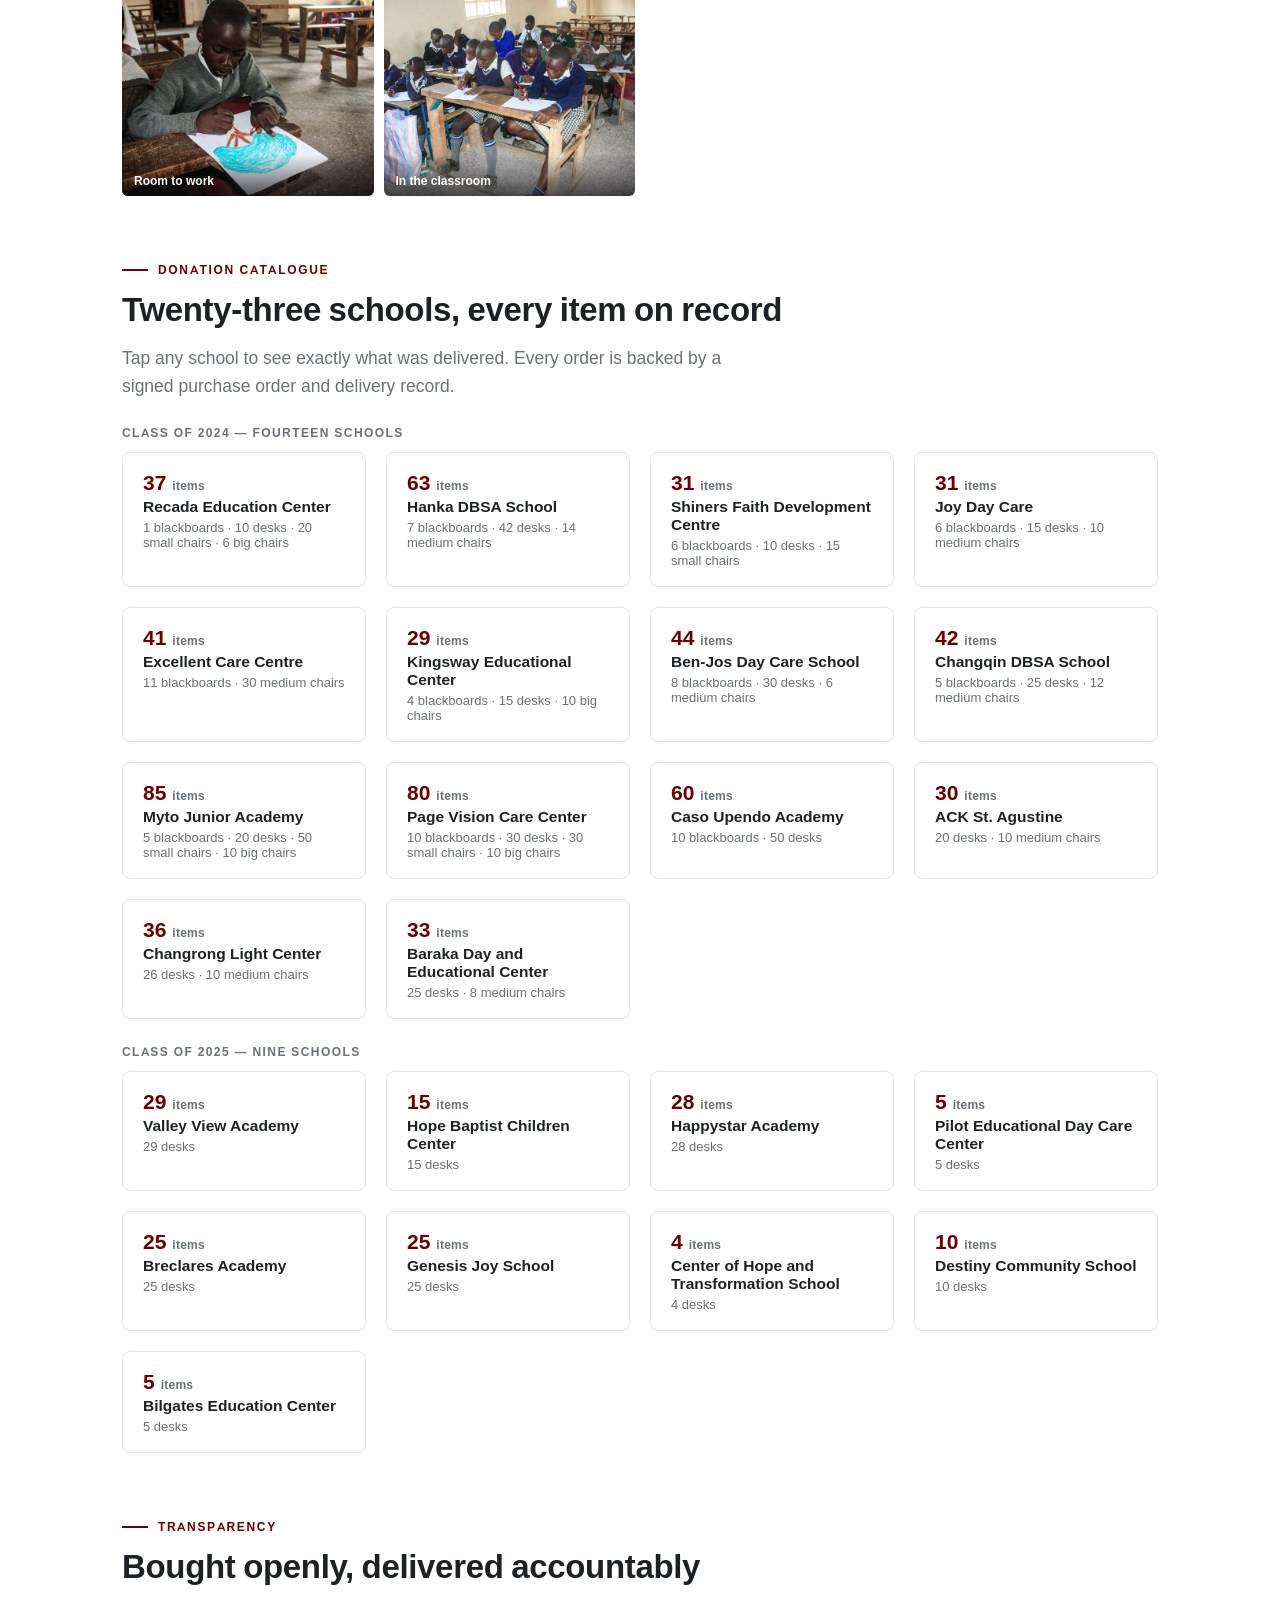
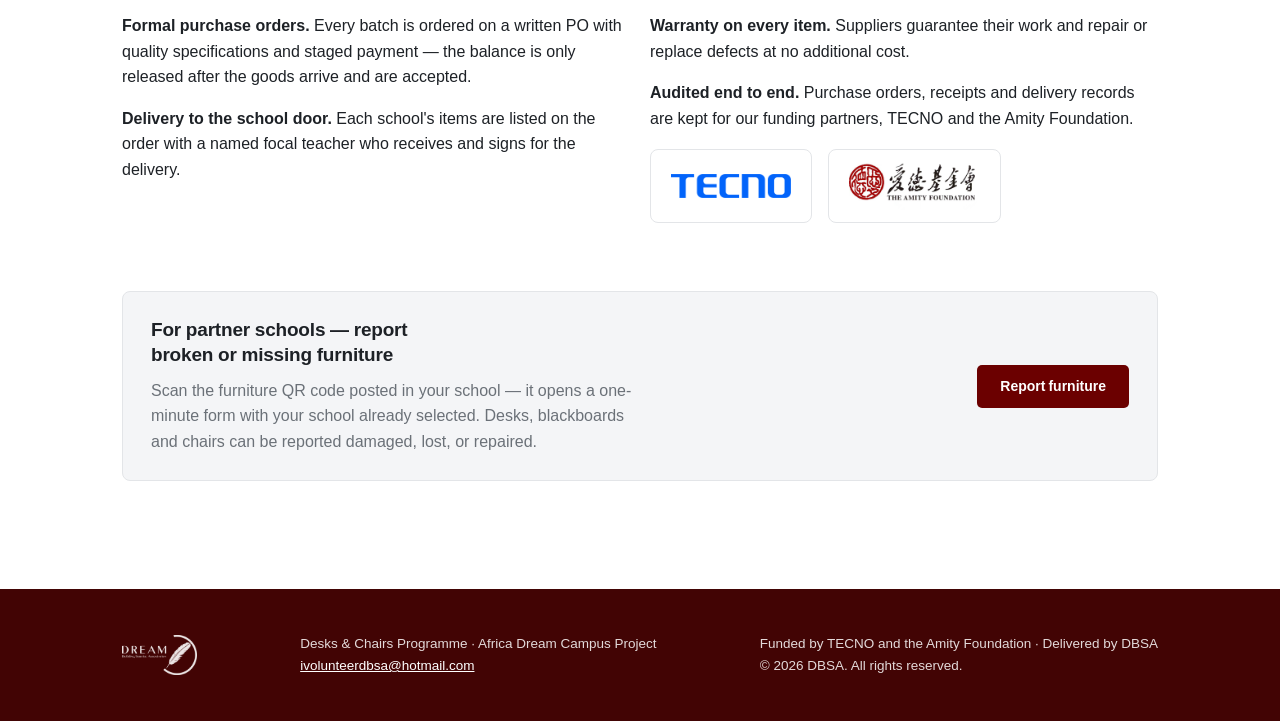
<file: furniture.html>
<!DOCTYPE html>
<html lang="en" data-lang="en">
<head>
<meta charset="utf-8">
<meta name="viewport" content="width=device-width,initial-scale=1">
<title>Desks &amp; Chairs Programme — DBSA</title>
<meta name="description" content="The DBSA Desks &amp; Chairs Programme (Africa Dream Campus Project): 464 three-seater desks, 73 blackboards and 251 chairs delivered to 23 partner schools across Mathare, Nairobi in 2024–2025.">
<link rel="icon" href="assets/logos/dbsa-en.png">
<script>(function(){try{var t=localStorage.getItem("theme");if(t)document.documentElement.setAttribute("data-theme",t)}catch(e){}})()</script>
<link rel="stylesheet" href="styles.css">
</head>
<body>

<nav class="nav">
  <div class="wrap">
    <a class="brand" href="index.html">
      <img src="assets/logos/dbsa-en.png" alt="DBSA — Dream Building Service Association">
    </a>
    <a class="link" href="index.html#about">About</a>
    <a class="link" href="index.html#projects">Projects</a>
    <a class="link keep" href="bookcorner.html">Book Corner</a>
    <a class="link keep" href="furniture.html" aria-current="page">Desks &amp; Chairs</a>
    <a class="cta" href="mailto:ivolunteerdbsa@hotmail.com">Contact us</a>
      <button class="theme-btn" id="theme-toggle" type="button" aria-label="Switch theme">
      <svg class="ic-moon" viewBox="0 0 24 24" fill="none" stroke="currentColor" stroke-width="2" stroke-linecap="round" stroke-linejoin="round" aria-hidden="true"><path d="M21 12.8A9 9 0 1 1 11.2 3a7 7 0 0 0 9.8 9.8z"/></svg>
      <svg class="ic-sun" viewBox="0 0 24 24" fill="none" stroke="currentColor" stroke-width="2" stroke-linecap="round" aria-hidden="true"><circle cx="12" cy="12" r="4"/><path d="M12 2v2m0 16v2M4.9 4.9l1.4 1.4m11.4 11.4 1.4 1.4M2 12h2m16 0h2M4.9 19.1l1.4-1.4M17.7 6.3l1.4-1.4"/></svg>
    </button>
  </div>
</nav>

<header class="hero">
  <div class="media" style="min-height:56vh">
    <img src="assets/photos/desk-02.jpg" alt="Pupils carrying a new three-seater desk through Mathare" fetchpriority="high">
    <div class="scrim"></div>
    <div class="inner wrap">
      <p class="eyebrow" style="color:#fff">Africa Dream Campus Project</p>
      <h1>A desk and a seat for <em>every pupil</em></h1>
      <p class="sub">Across Mathare, lessons often happen on benches, floors and shared stools.
      Since 2024 DBSA has equipped 23 partner schools with steel-frame three-seater desks,
      blackboards and chairs — built to last, delivered to the classroom door.</p>
      <div class="actions">
        <a class="btn primary" href="#schools">Browse the donation catalogue</a>
        <a class="btn ghost" href="#report">Partner schools: report furniture</a>
      </div>
    </div>
  </div>
</header>

<div class="stats">
  <div class="wrap">
    <div class="stat"><b>23</b><span>Partner schools</span></div>
    <div class="stat"><b>464</b><span>Three-seater desks</span></div>
    <div class="stat"><b>73</b><span>Blackboards</span></div>
    <div class="stat"><b>251</b><span>Chairs</span></div>
  </div>
</div>

<section id="model">
  <div class="wrap">
    <p class="eyebrow">How it works</p>
    <h2>From needs list to classroom, with a warranty</h2>
    <p class="lead">Furniture is agreed school by school, bought through competitive local
    procurement, and delivered against a signed order — then tracked for repairs long after
    the handover photo.</p>
    <div class="steps" style="margin-top:28px">
      <div class="step reveal">
        <h3>School-by-school needs list</h3>
        <p>Headteachers tell us what their classrooms are missing — desks, blackboards or
        chairs by size — and quantities are agreed together during school visits.</p>
      </div>
      <div class="step reveal">
        <h3>Competitive procurement</h3>
        <p>Orders go to Nairobi workshops on formal purchase orders with quality
        specifications, staged payment, and delivery included to each school.</p>
      </div>
      <div class="step reveal">
        <h3>Guaranteed quality</h3>
        <p>Suppliers repair or replace any defective item at no cost. Each delivery is
        received and signed for by the school's focal teacher.</p>
      </div>
      <div class="step reveal">
        <h3>Reporting &amp; repairs</h3>
        <p>Schools report broken or missing furniture by scanning their QR code, and
        DBSA plans repairs and replacements on follow-up visits.</p>
      </div>
    </div>
  </div>
</section>

<section id="gallery" style="padding-top:0">
  <div class="wrap">
    <p class="eyebrow">On the ground</p>
    <h2>From a Nairobi workshop to the classroom</h2>
    <div class="gallery" style="margin-top:26px">
      <figure class="reveal"><img src="assets/photos/desk-03.jpg" alt="New desks stacked outside a Nairobi workshop" loading="lazy"><figcaption>Built by local workshops in Nairobi</figcaption></figure>
      <figure class="reveal"><img src="assets/photos/desk-04.jpg" alt="Unloading desks from the delivery truck in Mathare" loading="lazy"><figcaption>Delivery day in Mathare</figcaption></figure>
      <figure class="reveal"><img src="assets/photos/desk-01.jpg" alt="A pupil beside newly delivered desks" loading="lazy"><figcaption>Arriving at school</figcaption></figure>
      <figure class="reveal"><img src="assets/photos/desk-05.jpg" alt="Pupils sharing benches in a Mathare classroom" loading="lazy"><figcaption>The crowded benches new desks replace</figcaption></figure>
      <figure class="reveal"><img src="assets/photos/desk-06.jpg" alt="A pupil drawing at his desk" loading="lazy"><figcaption>Room to work</figcaption></figure>
      <figure class="reveal"><img src="assets/photos/desk-07.jpg" alt="Pupils writing in class" loading="lazy"><figcaption>In the classroom</figcaption></figure>
    </div>
  </div>
</section>

<section id="schools" style="padding-top:0">
  <div class="wrap">
    <p class="eyebrow">Donation catalogue</p>
    <h2>Twenty-three schools, every item on record</h2>
    <p class="lead">Tap any school to see exactly what was delivered. Every order is backed by a
    signed purchase order and delivery record.</p>

    <p class="cohort-label">Class of 2024 — fourteen schools</p>
    <div class="grid three" id="furniture-2024"></div>

    <p class="cohort-label">Class of 2025 — nine schools</p>
    <div class="grid three" id="furniture-2025"></div>
  </div>
</section>

<section id="transparency" style="padding-top:0">
  <div class="wrap">
    <p class="eyebrow">Transparency</p>
    <h2>Bought openly, delivered accountably</h2>
    <div class="grid two" style="margin-top:26px;align-items:start">
      <div>
        <p><strong>Formal purchase orders.</strong> Every batch is ordered on a written PO with
        quality specifications and staged payment — the balance is only released after the goods
        arrive and are accepted.</p>
        <p><strong>Delivery to the school door.</strong> Each school's items are listed on the
        order with a named focal teacher who receives and signs for the delivery.</p>
      </div>
      <div>
        <p><strong>Warranty on every item.</strong> Suppliers guarantee their work and repair or
        replace defects at no additional cost.</p>
        <p><strong>Audited end to end.</strong> Purchase orders, receipts and delivery records are
        kept for our funding partners, TECNO and the Amity Foundation.</p>
        <div class="partners" style="margin-top:18px">
          <span class="chip"><img src="assets/logos/tecno.png" alt="TECNO" style="height:24px"></span>
          <span class="chip"><img src="assets/logos/amity.png" alt="The Amity Foundation" style="height:48px"></span>
        </div>
      </div>
    </div>
  </div>
</section>

<section id="report" style="padding-top:0">
  <div class="wrap">
    <div class="panel-tint" style="display:flex;gap:26px;flex-wrap:wrap;align-items:center;justify-content:space-between">
      <div style="max-width:56ch">
        <h3>For partner schools — report broken or missing furniture</h3>
        <p style="margin:10px 0 0;color:var(--muted)">Scan the furniture QR code posted in your
        school — it opens a one-minute form with your school already selected. Desks, blackboards
        and chairs can be reported damaged, lost, or repaired.</p>
      </div>
      <a class="btn solid" href="furniture-report.html">Report furniture</a>
    </div>
  </div>
</section>

<footer>
  <div class="wrap">
    <img src="assets/logos/dbsa-en.png" alt="DBSA">
    <p>Desks &amp; Chairs Programme · Africa Dream Campus Project<br>
    <a href="mailto:ivolunteerdbsa@hotmail.com">ivolunteerdbsa@hotmail.com</a></p>
    <p>Funded by TECNO and the Amity Foundation · Delivered by DBSA<br>© 2026 DBSA. All rights reserved.</p>
  </div>
</footer>

<!-- catalogue modal -->
<div class="modal" id="catalog-modal" role="dialog" aria-modal="true" aria-label="School furniture list">
  <div class="veil"></div>
  <div class="panel">
    <header>
      <h3>School</h3>
      <span class="meta"></span>
      <button class="close" type="button">Close ✕</button>
    </header>
    <div class="list" style="padding-top:8px">
      <table>
        <thead><tr><th>Item</th><th style="text-align:right">Units</th></tr></thead>
        <tbody></tbody>
      </table>
    </div>
  </div>
</div>

<script src="assets/furniture.js"></script>
<script src="site.js"></script>
<script>
(function () {
  const grids = { 2024: document.getElementById("furniture-2024"), 2025: document.getElementById("furniture-2025") };
  const totalUnits = (s) => Object.values(s.units).reduce((a, b) => a + b, 0);
  const summary = (s) => Object.entries(s.units)
    .map(([k, v]) => `${v} ${FURNITURE.items[k].short.toLowerCase()}`).join(" · ");

  FURNITURE.schools.forEach((s) => {
    const btn = document.createElement("button");
    btn.className = "school";
    btn.setAttribute("aria-haspopup", "dialog");
    btn.innerHTML =
      `<span class="n">${totalUnits(s)}<em>items</em></span>` +
      `<b>${escapeHtml(s.name)}</b>` +
      `<span>${summary(s)}</span>`;
    btn.addEventListener("click", () => openFurniture(s));
    grids[s.cohort].appendChild(btn);
  });

  const m = document.getElementById("catalog-modal");
  function openFurniture(s) {
    m.querySelector("h3").textContent = s.name;
    m.querySelector(".meta").textContent = `Delivered ${s.cohort} · ${totalUnits(s)} items`;
    m.querySelector("tbody").innerHTML = Object.entries(s.units).map(([k, v]) =>
      `<tr><td>${FURNITURE.items[k].label}</td><td class="num">${v}</td></tr>`).join("");
    m.classList.add("open");
    document.body.style.overflow = "hidden";
    m.querySelector(".close").focus();
  }
  const close = () => { m.classList.remove("open"); document.body.style.overflow = ""; };
  m.querySelector(".veil").addEventListener("click", close);
  m.querySelector(".close").addEventListener("click", close);
  document.addEventListener("keydown", (e) => e.key === "Escape" && close());
})();
</script>
</body>
</html>
</file>
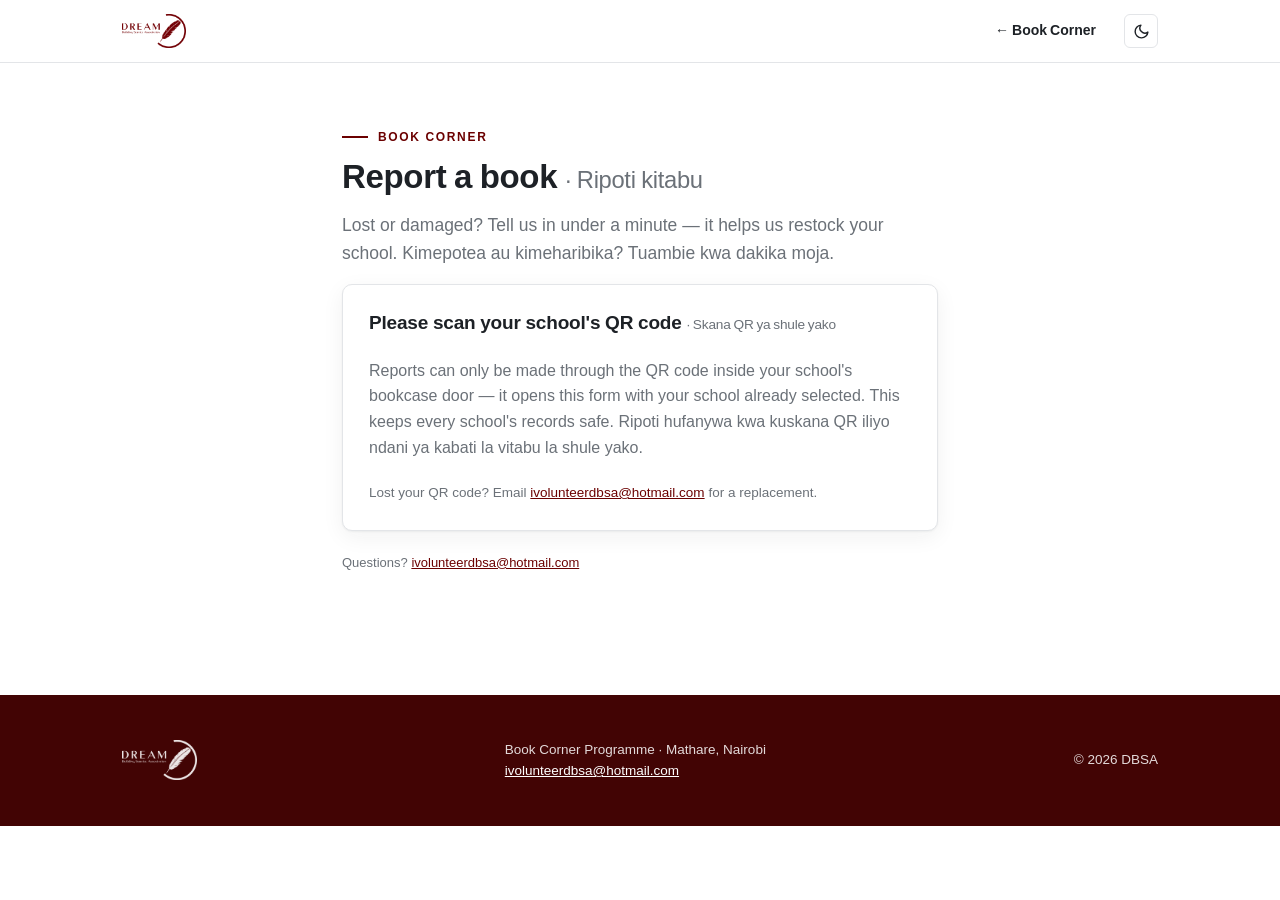
<file: report.html>
<!DOCTYPE html>
<html lang="en" data-lang="en">
<head>
<meta charset="utf-8">
<meta name="viewport" content="width=device-width,initial-scale=1">
<title>Report a book — DBSA Book Corner</title>
<meta name="robots" content="noindex,nofollow">
<link rel="icon" href="assets/logos/dbsa-en.png">
<script>(function(){try{var t=localStorage.getItem("theme");if(t)document.documentElement.setAttribute("data-theme",t)}catch(e){}})()</script>
<link rel="stylesheet" href="styles.css">
</head>
<body>

<nav class="nav">
  <div class="wrap">
    <a class="brand" href="index.html">
      <img src="assets/logos/dbsa-en.png" alt="DBSA — Dream Building Service Association">
    </a>
    <a class="link keep" href="bookcorner.html">← Book Corner</a>
      <button class="theme-btn" id="theme-toggle" type="button" aria-label="Switch theme">
      <svg class="ic-moon" viewBox="0 0 24 24" fill="none" stroke="currentColor" stroke-width="2" stroke-linecap="round" stroke-linejoin="round" aria-hidden="true"><path d="M21 12.8A9 9 0 1 1 11.2 3a7 7 0 0 0 9.8 9.8z"/></svg>
      <svg class="ic-sun" viewBox="0 0 24 24" fill="none" stroke="currentColor" stroke-width="2" stroke-linecap="round" aria-hidden="true"><circle cx="12" cy="12" r="4"/><path d="M12 2v2m0 16v2M4.9 4.9l1.4 1.4m11.4 11.4 1.4 1.4M2 12h2m16 0h2M4.9 19.1l1.4-1.4M17.7 6.3l1.4-1.4"/></svg>
    </button>
  </div>
</nav>

<section>
  <div class="wrap narrow">
    <p class="eyebrow">Book Corner</p>
    <h2>Report a book <span class="sw-h">· Ripoti kitabu</span></h2>
    <p class="lead">Lost or damaged? Tell us in under a minute — it helps us restock your school.
    <span class="sw">Kimepotea au kimeharibika? Tuambie kwa dakika moja.</span></p>

    <div class="notice" id="test-banner" hidden>
      <strong>Test mode — reports are not being saved yet.</strong><br>
      <span class="sw">Hali ya majaribio — ripoti hazihifadhiwi bado.</span>
    </div>

    <div class="form-card" id="qr-required" hidden>
      <h3>Please scan your school's QR code <span class="sw-h">· Skana QR ya shule yako</span></h3>
      <p style="margin:0;color:var(--muted)">Reports can only be made through the QR code inside
      your school's bookcase door — it opens this form with your school already selected.
      This keeps every school's records safe.
      <span class="sw">Ripoti hufanywa kwa kuskana QR iliyo ndani ya kabati la vitabu la shule yako.</span></p>
      <p style="margin:0;font-size:13.5px;color:var(--muted)">Lost your QR code? Email
      <a href="mailto:ivolunteerdbsa@hotmail.com">ivolunteerdbsa@hotmail.com</a> for a replacement.</p>
    </div>

    <form class="form-card" id="report-form" autocomplete="off" novalidate>

      <div class="field" id="school-field">
        <label>School <span class="sw">· Shule</span></label>
        <div class="school-chip" id="school-chip">
          <b id="school-chip-name"></b>
          <span id="school-chip-meta"></span>
        </div>
      </div>

      <div class="field" id="book-field">
        <label for="book-input">Book number or title <span class="sw">· Namba au jina la kitabu</span></label>
        <p class="hint">Type the book number on the sticker, or the title — then tap the right book.
        <span class="sw">Andika namba ya kitabu au jina lake, kisha chagua.</span></p>
        <input type="text" id="book-input" placeholder="e.g. Diary of a Wimpy Kid" maxlength="200">
        <div class="suggest" id="suggest" role="listbox"></div>
        <div class="picked" id="picked" hidden>
          <span id="picked-title"></span>
          <button type="button" class="x" id="picked-clear" aria-label="Clear selected book">✕</button>
        </div>
        <p class="hint" id="free-hint" hidden>Book not in the list? No problem — just type its name as written on the cover.
        <span class="sw">Kitabu hakipo kwenye orodha? Andika jina lake tu.</span></p>
      </div>

      <div class="field">
        <label>What happened? <span class="sw">· Nini kilitokea?</span></label>
        <div class="kinds">
          <button type="button" class="kind" data-kind="lost" aria-pressed="false">
            <b>Lost</b><span>Kimepotea</span>
          </button>
          <button type="button" class="kind" data-kind="damaged" aria-pressed="false">
            <b>Damaged</b><span>Kimeharibika</span>
          </button>
          <button type="button" class="kind" data-kind="restored" aria-pressed="false">
            <b>Found</b><span>Kimepatikana</span>
          </button>
        </div>
        <p class="hint">Found — a book that was reported lost or damaged is back on the shelf.
        <span class="sw">Kimepatikana — kitabu kilichoripotiwa kimerudi.</span></p>
      </div>

      <div class="field">
        <label for="note-input">Note <span class="sw">· Maelezo (hiari)</span></label>
        <textarea id="note-input" rows="2" maxlength="500"
          placeholder="Optional — e.g. cover torn, missing since the holiday"></textarea>
      </div>

      <input class="hp" type="text" name="website" id="hp" tabindex="-1" aria-hidden="true">

      <p class="form-err" id="form-err" hidden></p>
      <button class="btn solid block" type="submit" id="submit-btn">Send report · Tuma ripoti</button>
    </form>

    <div class="form-card success" id="success" hidden>
      <div class="ok-ring">✓</div>
      <h3>Report received — thank you! <span class="sw-h">Asante!</span></h3>
      <p id="success-recap" style="color:var(--muted);margin:0"></p>
      <p id="success-test" class="sw" hidden><strong>Test mode:</strong> this report was NOT saved.</p>
      <button class="btn solid" type="button" id="again-btn">Report another book · Ripoti kitabu kingine</button>
    </div>

    <p style="margin-top:22px;font-size:13px;color:var(--muted)">
      Questions? <a href="mailto:ivolunteerdbsa@hotmail.com">ivolunteerdbsa@hotmail.com</a>
    </p>
  </div>
</section>

<footer>
  <div class="wrap">
    <img src="assets/logos/dbsa-en.png" alt="DBSA">
    <p>Book Corner Programme · Mathare, Nairobi<br>
    <a href="mailto:ivolunteerdbsa@hotmail.com">ivolunteerdbsa@hotmail.com</a></p>
    <p>© 2026 DBSA</p>
  </div>
</footer>

<script src="assets/catalog.js"></script>
<script src="site.js"></script>
<script>
/* ===== Reporting endpoint =====
   Paste the Cloudflare Worker URL here once deployed (DEPLOY.md step 3).
   While empty, the page runs in clearly-labelled test mode and saves nothing. */
const ENDPOINT = "https://dbsa-report.ivolunteerdbsa.workers.dev";

(function () {
  const $ = (id) => document.getElementById(id);
  const form = $("report-form");
  let pickedTitle = null; // exact catalogue title, or null when free-typed
  let pickedCode = null;  // exact sticker code (e.g. "PIL-023") when reported by number
  let kind = null;

  /* ---- school comes ONLY from the QR link (?school=<id>&k=<code>) ----
     Each school's QR carries its own code, checked by the Worker, so one
     school cannot file reports against another school's books. */
  const params = new URLSearchParams(location.search);
  const KEY = params.get("k") || "";
  const school = CATALOG.schools.find((s) => s.id === params.get("school")) || null;
  if (!school || !KEY) {
    form.hidden = true;
    $("qr-required").hidden = false;
  } else {
    $("school-chip-name").textContent = school.name;
    $("school-chip-meta").textContent = `${school.books.toLocaleString()} books in your Book Corner`;
    if (school.prefix)
      $("book-input").placeholder = `e.g. ${school.prefix}-023 or The Gruffalo`;
  }

  /* ---- book autocomplete: matches the sticker number OR the title ---- */
  const input = $("book-input"), box = $("suggest");
  function suggestFor(q) {
    const out = [];
    const cf = codeFind(school, q);   // a bare number is enough — "5" → PIL-005
    if (cf) out.push({ item: cf.item, code: fmtCode(school.prefix, cf.n) });
    if (q.trim().length >= 2)         // title fuzziness needs a little more to go on
      fuzzySuggest(school.items, q, 8).forEach((it) => {
        if (!cf || it !== cf.item) out.push({ item: it, code: null });
      });
    return out.slice(0, 8);
  }
  function rangeLabel(it) {
    return school.prefix && it[3] ? fmtRange(school.prefix, it[3], it[4]) : "";
  }
  function renderSuggest(list) {
    box.innerHTML = list.map((s, i) => {
      const sub = [s.item[1], s.code ? null : rangeLabel(s.item)].filter(Boolean).join(" · ");
      return `<button type="button" role="option" data-i="${i}">
         <span>${s.code ? `<b class="code">${escapeHtml(s.code)}</b> · ` : ""}${escapeHtml(s.item[0])}</span>
         <span class="lvl">${escapeHtml(sub)}</span>
       </button>`;
    }).join("");
    box.classList.toggle("open", list.length > 0);
    box._list = list;
  }
  input.addEventListener("input", () => {
    clearPick(true);
    const q = input.value.trim();
    if (!school || !q) { renderSuggest([]); $("free-hint").hidden = true; return; }
    const hits = suggestFor(q);
    renderSuggest(hits);
    $("free-hint").hidden = hits.length > 0 || q.length < 2;
  });
  box.addEventListener("click", (e) => {
    const b = e.target.closest("button"); if (!b) return;
    const s = box._list[+b.dataset.i];
    pick(s.item[0], s.code);
  });
  document.addEventListener("click", (e) => {
    if (!$("book-field").contains(e.target)) renderSuggest([]);
  });
  function pick(title, code) {
    pickedTitle = title;
    pickedCode = code || null;
    $("picked-title").textContent = (code ? code + " · " : "") + title;
    $("picked").hidden = false; input.hidden = true; $("free-hint").hidden = true;
    renderSuggest([]);
  }
  function clearPick(keepInput) {
    pickedTitle = null; pickedCode = null;
    $("picked").hidden = true; input.hidden = false;
    if (!keepInput) input.value = "";
  }
  $("picked-clear").addEventListener("click", () => { clearPick(); input.focus(); });

  /* ---- lost / damaged ---- */
  document.querySelectorAll(".kind").forEach((b) =>
    b.addEventListener("click", () => {
      kind = b.dataset.kind;
      document.querySelectorAll(".kind").forEach((x) =>
        x.setAttribute("aria-pressed", x === b ? "true" : "false"));
    }));

  /* ---- submit ---- */
  if (!ENDPOINT) $("test-banner").hidden = false;
  form.addEventListener("submit", async (e) => {
    e.preventDefault();
    const err = $("form-err");
    let title = pickedTitle || input.value.trim();
    let code = pickedCode;
    if (!school) return;
    if (!pickedTitle) {
      // typed a sticker number but didn't tap the suggestion — resolve it anyway
      const cf = codeFind(school, title);
      if (cf) { title = cf.item[0]; code = fmtCode(school.prefix, cf.n); }
    }
    if (title.length < 2) return showErr("Please enter the book number or title. · Tafadhali andika namba au jina la kitabu.");
    if (!kind) return showErr("Please tap Lost, Damaged or Found. · Tafadhali chagua kilichotokea.");
    err.hidden = true;

    const payload = {
      school: school.name, title, kind, k: KEY,
      code: code || "",
      note: $("note-input").value.trim(),
      matched: !!(pickedTitle || code),
      website: $("hp").value,
    };
    const btn = $("submit-btn");
    btn.disabled = true; btn.textContent = "Sending… · Inatuma…";
    try {
      if (ENDPOINT) {
        const res = await fetch(ENDPOINT, {
          method: "POST",
          headers: { "Content-Type": "application/json" },
          body: JSON.stringify(payload),
        });
        if (res.status === 403)
          return showErr("This QR code is not valid for this school — please scan the QR inside your own bookcase. · Tafadhali tumia QR ya shule yako.");
        if (!res.ok) throw new Error("HTTP " + res.status);
      }
      $("success-recap").textContent = `${code ? code + " · " : ""}${title} — ${kind} · ${school.name}`;
      $("success-test").hidden = !!ENDPOINT;
      form.hidden = true; $("success").hidden = false;
      window.scrollTo({ top: 0, behavior: "instant" });
    } catch (_) {
      showErr("Could not send — please check your connection and try again. · Imeshindikana kutuma — tafadhali jaribu tena.");
    } finally {
      btn.disabled = false; btn.textContent = "Send report · Tuma ripoti";
    }
  });
  function showErr(msg) {
    const err = $("form-err");
    err.textContent = msg; err.hidden = false;
    return false;
  }

  $("again-btn").addEventListener("click", () => {
    clearPick(); $("note-input").value = ""; kind = null;
    document.querySelectorAll(".kind").forEach((x) => x.setAttribute("aria-pressed", "false"));
    $("success").hidden = true; form.hidden = false;
    input.focus();
  });
})();
</script>
</body>
</html>
</file>
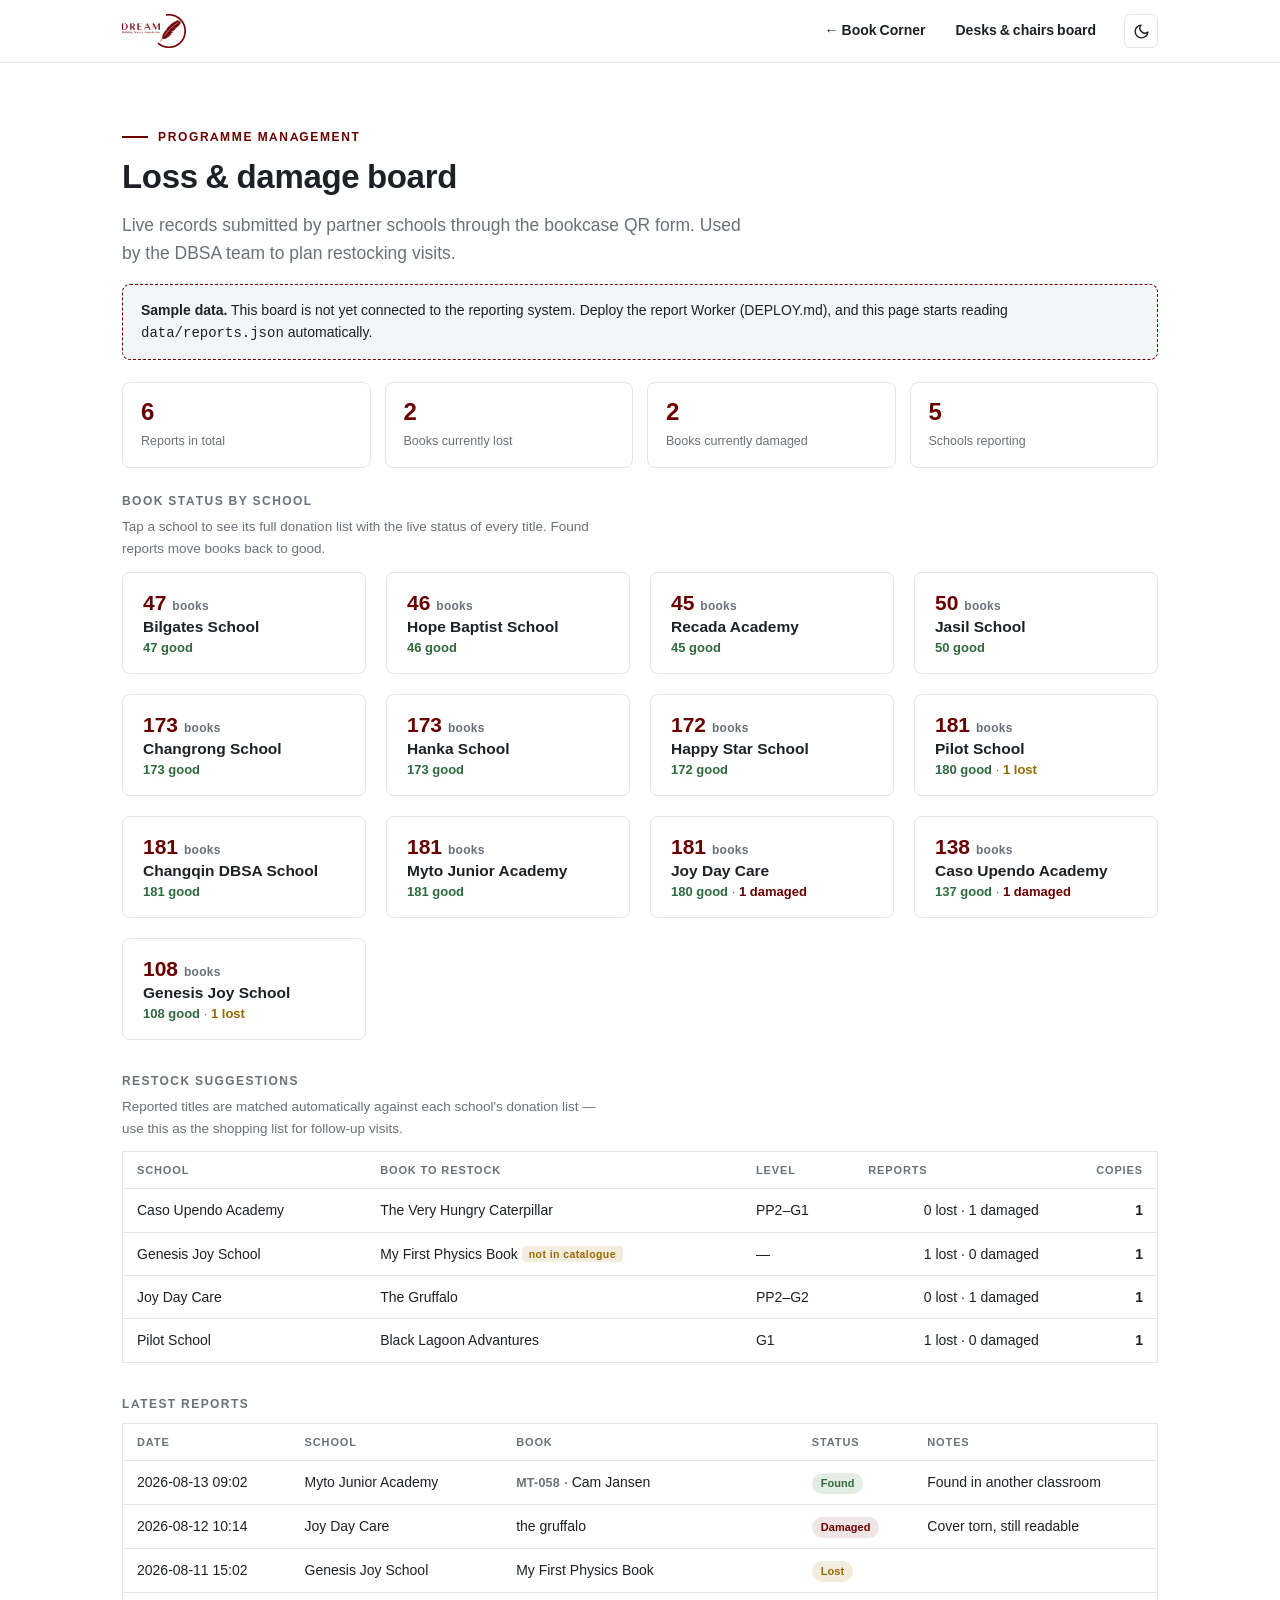
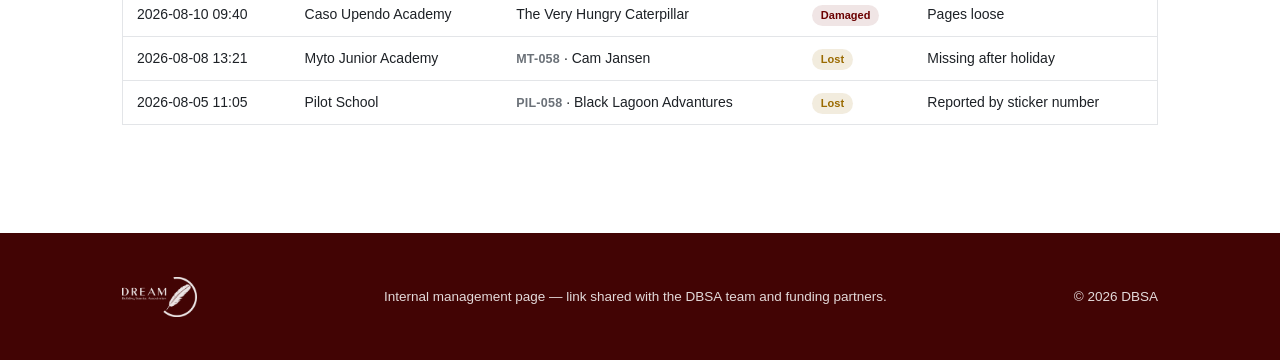
<file: status.html>
<!DOCTYPE html>
<html lang="en" data-lang="en">
<head>
<meta charset="utf-8">
<meta name="viewport" content="width=device-width,initial-scale=1">
<title>Book Corner — Loss &amp; Damage Board · DBSA</title>
<meta name="robots" content="noindex,nofollow">
<link rel="icon" href="assets/logos/dbsa-en.png">
<script>(function(){try{var t=localStorage.getItem("theme");if(t)document.documentElement.setAttribute("data-theme",t)}catch(e){}})()</script>
<link rel="stylesheet" href="styles.css">
</head>
<body>

<nav class="nav">
  <div class="wrap">
    <a class="brand" href="index.html">
      <img src="assets/logos/dbsa-en.png" alt="DBSA — Dream Building Service Association">
    </a>
    <a class="link keep" href="bookcorner.html">← Book Corner</a>
    <a class="link keep" href="furniture-status.html">Desks &amp; chairs board</a>
      <button class="theme-btn" id="theme-toggle" type="button" aria-label="Switch theme">
      <svg class="ic-moon" viewBox="0 0 24 24" fill="none" stroke="currentColor" stroke-width="2" stroke-linecap="round" stroke-linejoin="round" aria-hidden="true"><path d="M21 12.8A9 9 0 1 1 11.2 3a7 7 0 0 0 9.8 9.8z"/></svg>
      <svg class="ic-sun" viewBox="0 0 24 24" fill="none" stroke="currentColor" stroke-width="2" stroke-linecap="round" aria-hidden="true"><circle cx="12" cy="12" r="4"/><path d="M12 2v2m0 16v2M4.9 4.9l1.4 1.4m11.4 11.4 1.4 1.4M2 12h2m16 0h2M4.9 19.1l1.4-1.4M17.7 6.3l1.4-1.4"/></svg>
    </button>
  </div>
</nav>

<section>
  <div class="wrap">
    <p class="eyebrow">Programme management</p>
    <h2>Loss &amp; damage board</h2>
    <p class="lead">Live records submitted by partner schools through the bookcase QR form.
    Used by the DBSA team to plan restocking visits.</p>

    <div class="notice" id="live-note">
      <strong>Sample data.</strong> This board is not yet connected to the reporting system.
      Deploy the report Worker (DEPLOY.md), and this page starts reading
      <code>data/reports.json</code> automatically.
    </div>
    <div class="notice" id="empty-note" hidden style="border-color:var(--ok)">
      <strong>Connected — no reports yet.</strong> Every book is accounted for. 🎉
    </div>

    <div class="board" style="margin-bottom:26px">
      <div class="cell"><b id="sum-total">–</b><span>Reports in total</span></div>
      <div class="cell"><b id="sum-lost">–</b><span>Books currently lost</span></div>
      <div class="cell"><b id="sum-damaged">–</b><span>Books currently damaged</span></div>
      <div class="cell"><b id="sum-schools">–</b><span>Schools reporting</span></div>
    </div>

    <p class="cohort-label">Book status by school</p>
    <p style="font-size:13.5px;color:var(--muted);margin:-4px 0 12px">
      Tap a school to see its full donation list with the live status of every title.
      Found reports move books back to good.</p>
    <div class="grid three" id="school-status" style="margin-bottom:34px"></div>

    <p class="cohort-label">Restock suggestions</p>
    <p style="font-size:13.5px;color:var(--muted);margin:-4px 0 12px">
      Reported titles are matched automatically against each school's donation list —
      use this as the shopping list for follow-up visits.</p>
    <div style="overflow-x:auto;margin-bottom:34px">
      <table class="reports restock">
        <thead><tr><th>School</th><th>Book to restock</th><th>Level</th><th>Reports</th><th style="text-align:right">Copies</th></tr></thead>
        <tbody></tbody>
      </table>
    </div>

    <p class="cohort-label">Latest reports</p>
    <div style="overflow-x:auto">
      <table class="reports">
        <thead><tr><th>Date</th><th>School</th><th>Book</th><th>Status</th><th>Notes</th></tr></thead>
        <tbody></tbody>
      </table>
    </div>
  </div>
</section>

<footer>
  <div class="wrap">
    <img src="assets/logos/dbsa-en.png" alt="DBSA">
    <p>Internal management page — link shared with the DBSA team and funding partners.</p>
    <p>© 2026 DBSA</p>
  </div>
</footer>

<!-- per-school status modal -->
<div class="modal" id="status-modal" role="dialog" aria-modal="true" aria-label="School book status">
  <div class="veil"></div>
  <div class="panel">
    <header>
      <h3>School</h3>
      <span class="meta"></span>
      <button class="close" type="button">Close ✕</button>
    </header>
    <div class="search"><input type="search" placeholder="Search by book number or title…" aria-label="Search book list"></div>
    <div class="list">
      <table>
        <thead><tr><th>No.</th><th>Title</th><th>Level</th><th style="text-align:right">Copies</th><th>Status</th></tr></thead>
        <tbody></tbody>
      </table>
    </div>
  </div>
</div>

<script src="assets/catalog.js"></script>
<script src="site.js"></script>
<script>
  /* Live data written by the report Worker into this repository.
     raw.githubusercontent serves it with CORS enabled and no Pages build delay. */
  const DATA_URL = "https://raw.githubusercontent.com/dbsa-africa/dbsa-africa.github.io/main/data/reports.json";

  const SAMPLE = [
    { t: "2026-08-05 11:05", school: "Pilot School",         code: "PIL-058", title: "Black Lagoon Advantures",       kind: "lost",     note: "Reported by sticker number", matched: true },
    { t: "2026-08-08 13:21", school: "Myto Junior Academy",  code: "MT-058",  title: "Cam Jansen",                    kind: "lost",     note: "Missing after holiday",      matched: true },
    { t: "2026-08-10 09:40", school: "Caso Upendo Academy",  title: "The Very Hungry Caterpillar",  kind: "damaged",  note: "Pages loose",                matched: true },
    { t: "2026-08-11 15:02", school: "Genesis Joy School",   title: "My First Physics Book",        kind: "lost",     note: "",                           matched: false },
    { t: "2026-08-12 10:14", school: "Joy Day Care",         title: "the gruffalo",                 kind: "damaged",  note: "Cover torn, still readable", matched: false },
    { t: "2026-08-13 09:02", school: "Myto Junior Academy",  code: "MT-058",  title: "Cam Jansen",                    kind: "restored", note: "Found in another classroom", matched: true }
  ];
  initStatusModal();
  /* append ?sample=1 to preview the board with demo data */
  initStatus(new URLSearchParams(location.search).has("sample") ? "" : DATA_URL, SAMPLE);
</script>
</body>
</html>
</file>
<file: styles.css>
/* ============================================================
   DBSA — Dream Building Service Association
   Brand accent: maroon #6B0000 · clean neutral ground · sans type
   ============================================================ */

@font-face{
  font-family:'Figtree';
  src:url('assets/fonts/figtree-var.woff2') format('woff2');
  font-weight:300 900;
  font-style:normal;
  font-display:swap;
}

:root{
  --maroon:#6B0000;
  --maroon-deep:#420404;
  --accent:#6B0000;           /* flips lighter in dark theme */
  --paper:#FFFFFF;            /* page ground */
  --surface:#FFFFFF;          /* cards */
  --tint:#F4F5F7;             /* cool light panels */
  --ink:#1D2126;
  --muted:#6B7178;
  --line:#E3E5E8;
  --ok:#2E6B3F;
  --warn:#9A6A00;
  --shadow:0 1px 2px rgba(29,33,38,.05),0 6px 22px rgba(29,33,38,.06);
  --sans:-apple-system,BlinkMacSystemFont,'Segoe UI',Roboto,'Helvetica Neue',Arial,sans-serif;
  --display:'Figtree',-apple-system,BlinkMacSystemFont,'Segoe UI',Roboto,sans-serif;
}
@media (prefers-color-scheme:dark){
  :root{
    --accent:#E4938A;
    --paper:#131518;
    --surface:#1C1F24;
    --tint:#22262B;
    --ink:#E9EBEE;
    --muted:#9AA1A9;
    --line:#31363D;
    --maroon-deep:#1A0D0C;
    --shadow:0 1px 2px rgba(0,0,0,.4),0 8px 26px rgba(0,0,0,.35);
  }
}
:root[data-theme="dark"]{
  --accent:#E4938A; --paper:#131518; --surface:#1C1F24; --tint:#22262B;
  --ink:#E9EBEE; --muted:#9AA1A9; --line:#31363D; --maroon-deep:#1A0D0C;
  --shadow:0 1px 2px rgba(0,0,0,.4),0 8px 26px rgba(0,0,0,.35);
}
:root[data-theme="light"]{
  --accent:#6B0000; --paper:#FFFFFF; --surface:#FFFFFF; --tint:#F4F5F7;
  --ink:#1D2126; --muted:#6B7178; --line:#E3E5E8; --maroon-deep:#420404;
  --shadow:0 1px 2px rgba(29,33,38,.05),0 6px 22px rgba(29,33,38,.06);
}

*{box-sizing:border-box}
[hidden]{display:none!important}
html{scroll-behavior:smooth}
@media (prefers-reduced-motion:reduce){
  html{scroll-behavior:auto}
  *,*::before,*::after{animation:none!important;transition:none!important}
}
body{
  margin:0;background:var(--paper);color:var(--ink);
  font:16px/1.6 var(--sans);
  -webkit-font-smoothing:antialiased;
}
img{max-width:100%;display:block}
a{color:var(--accent)}

/* ---------- structure ---------- */
.wrap{max-width:1080px;margin:0 auto;padding:0 22px}
section{padding:68px 0}
.eyebrow{
  font:650 12px/1 var(--display);letter-spacing:.14em;text-transform:uppercase;
  color:var(--accent);display:flex;align-items:center;gap:10px;margin:0 0 14px;
}
.eyebrow::before{content:"";width:26px;height:2px;background:var(--accent)}
h1,h2,h3{font-family:var(--display);text-wrap:balance;margin:0;letter-spacing:-.01em}
h2{font-size:clamp(24px,3.6vw,33px);line-height:1.2;font-weight:600;margin-bottom:14px}
h3{font-size:19px;line-height:1.3;font-weight:600}
p{margin:0 0 1em;max-width:64ch}
.lead{font-size:17.5px;color:var(--muted)}

/* ---------- nav ---------- */
.nav{
  position:sticky;top:0;z-index:50;background:var(--paper);
  border-bottom:1px solid var(--line);
}
.nav .wrap{display:flex;align-items:center;gap:26px;height:62px}
.nav .brand{display:flex;align-items:center;gap:10px;margin-right:auto;text-decoration:none;color:var(--ink)}
.nav .brand img{height:34px;width:auto}
:root[data-theme="dark"] .nav .brand img{filter:brightness(0) invert(1)}
@media (prefers-color-scheme:dark){:root:not([data-theme]) .nav .brand img{filter:brightness(0) invert(1)}}
.nav a.link{
  font:560 14px var(--display);color:var(--ink);text-decoration:none;
  padding:6px 2px;border-bottom:2px solid transparent;
}
.nav a.link:hover,.nav a.link[aria-current]{border-color:var(--accent);color:var(--accent)}
.nav .cta{
  font:600 13px var(--display);color:#fff;background:var(--maroon);
  padding:9px 16px;border-radius:5px;text-decoration:none;
}
:root[data-theme="dark"] .nav .cta{background:var(--accent);color:#131518}
@media (prefers-color-scheme:dark){:root:not([data-theme]) .nav .cta{background:var(--accent);color:#131518}}
.theme-btn{
  background:none;border:1px solid var(--line);border-radius:6px;
  width:34px;height:34px;display:grid;place-items:center;
  cursor:pointer;color:var(--ink);flex:none;padding:0;
}
.theme-btn:hover{border-color:var(--accent);color:var(--accent)}
.theme-btn svg{width:17px;height:17px;display:block}
.theme-btn .ic-sun{display:none}
.theme-btn[data-mode="dark"] .ic-sun{display:block}
.theme-btn[data-mode="dark"] .ic-moon{display:none}
@media (max-width:640px){
  .nav .wrap{gap:14px}
  .nav .brand img{height:28px}
  .nav a.link{display:none}
  .nav a.link.keep{display:inline-block;font-size:13px}
  .nav .cta{display:none}
}

/* ---------- hero ---------- */
.hero{position:relative;color:#fff;padding:0}
.hero .media{position:relative;min-height:64vh;display:flex;align-items:flex-end;overflow:hidden}
.hero .media img{position:absolute;inset:0;width:100%;height:100%;object-fit:cover}
.hero .scrim{
  position:absolute;inset:0;
  background:linear-gradient(to top,rgba(12,10,10,.78) 0%,rgba(12,10,10,.32) 48%,rgba(12,10,10,.12) 100%);
}
.hero .inner{position:relative;width:100%;padding:80px 0 54px}
.hero h1{font-size:clamp(30px,5.4vw,52px);line-height:1.12;font-weight:640;max-width:17ch;color:#fff}
.hero h1 em{font-style:normal}
.hero .sub{margin-top:16px;max-width:54ch;font-size:16.5px;color:rgba(255,255,255,.9)}
.hero .actions{margin-top:26px;display:flex;gap:12px;flex-wrap:wrap}
.hero .eyebrow{color:#fff}
.hero .eyebrow::before{background:#fff}
.btn{
  display:inline-block;font:600 14px var(--display);text-decoration:none;
  padding:12px 22px;border-radius:5px;border:1px solid transparent;
}
.btn.primary{background:#fff;color:var(--maroon)}
.btn.ghost{border-color:rgba(255,255,255,.6);color:#fff}
.btn.solid{background:var(--maroon);color:#fff}
:root[data-theme="dark"] .btn.solid{background:var(--accent);color:#131518}
@media (prefers-color-scheme:dark){:root:not([data-theme]) .btn.solid{background:var(--accent);color:#131518}}

/* ---------- stats strip ---------- */
.stats{border-top:1px solid var(--line);border-bottom:1px solid var(--line);background:var(--tint)}
.stats .wrap{display:grid;grid-template-columns:repeat(auto-fit,minmax(150px,1fr));gap:0}
.stat{padding:24px 18px;border-left:1px solid var(--line)}
.stat:first-child{border-left:none}
.stat b{
  display:block;font:620 28px/1.1 var(--display);color:var(--accent);
  font-variant-numeric:tabular-nums;letter-spacing:-.01em;
}
.stat span{font:600 11.5px/1.4 var(--sans);letter-spacing:.07em;text-transform:uppercase;color:var(--muted)}
@media (max-width:640px){
  .stats .wrap{grid-template-columns:1fr 1fr}
  .stat{border-left:none;border-top:1px solid var(--line)}
  .stat:nth-child(-n+2){border-top:none}
}

/* ---------- cards / grids ---------- */
.grid{display:grid;gap:20px}
.grid.two{grid-template-columns:repeat(auto-fit,minmax(280px,1fr))}
.grid.three{grid-template-columns:repeat(auto-fit,minmax(230px,1fr))}
.card{
  background:var(--surface);border:1px solid var(--line);border-radius:8px;
  overflow:hidden;box-shadow:var(--shadow);
}
.card .pad{padding:20px 22px}
.card img.cover{height:190px;width:100%;object-fit:cover}
.card h3{margin-bottom:6px}
.card p{color:var(--muted);font-size:14.5px;margin:0}
.card .tag{
  display:inline-block;font:650 11px/1 var(--display);letter-spacing:.08em;text-transform:uppercase;
  color:var(--accent);background:color-mix(in srgb,var(--accent) 9%,transparent);
  border-radius:4px;padding:5px 9px;margin-bottom:12px;
}
a.card{display:block;text-decoration:none;color:var(--ink);transition:transform .18s ease,border-color .18s ease}
a.card:hover{transform:translateY(-3px);border-color:var(--accent)}

/* how it works steps */
.steps{display:grid;gap:18px;grid-template-columns:repeat(auto-fit,minmax(220px,1fr));counter-reset:step}
.step{background:var(--surface);border:1px solid var(--line);border-radius:8px;padding:22px}
.step::before{
  counter-increment:step;content:"Step " counter(step);
  font:650 11.5px/1 var(--display);letter-spacing:.1em;text-transform:uppercase;
  color:var(--accent);display:inline-block;margin-bottom:12px;
  background:color-mix(in srgb,var(--accent) 9%,transparent);
  padding:5px 9px;border-radius:4px;
}
.step h3{font-size:16.5px;font-weight:600;margin-bottom:8px}
.step p{font-size:14.5px;color:var(--muted);margin:0}

/* gallery */
.gallery{display:grid;gap:10px;grid-template-columns:repeat(auto-fill,minmax(240px,1fr))}
.gallery img{width:100%;height:210px;object-fit:cover;border-radius:6px}
.gallery figure{margin:0;position:relative}
.gallery figcaption{
  position:absolute;left:0;right:0;bottom:0;padding:20px 12px 8px;
  font:600 12px var(--sans);color:#fff;
  background:linear-gradient(to top,rgba(10,10,12,.68),transparent);
  border-radius:0 0 6px 6px;
}

/* school cards */
.school{
  text-align:left;width:100%;background:var(--surface);border:1px solid var(--line);
  border-radius:8px;padding:18px 20px;cursor:pointer;font-family:var(--sans);color:var(--ink);
  display:flex;flex-direction:column;gap:4px;transition:border-color .15s ease,transform .15s ease;
}
.school:hover{border-color:var(--accent);transform:translateY(-2px)}
.school b{font-size:15.5px}
.school span{font-size:13px;color:var(--muted)}
.school .n{font:640 21px/1.1 var(--display);color:var(--accent);font-variant-numeric:tabular-nums}
.school .n em{font:560 12px/1 var(--display);font-style:normal;color:var(--muted);margin-left:6px;letter-spacing:.02em}
.cohort-label{font:650 12px var(--display);letter-spacing:.12em;text-transform:uppercase;color:var(--muted);margin:26px 0 12px}

/* catalog modal */
.modal{position:fixed;inset:0;z-index:100;display:none}
.modal.open{display:block}
.modal .veil{position:absolute;inset:0;background:rgba(15,15,18,.55)}
.modal .panel{
  position:absolute;inset:6% 4%;max-width:860px;margin:0 auto;background:var(--surface);
  border-radius:10px;display:flex;flex-direction:column;box-shadow:var(--shadow);
}
.modal header{padding:20px 24px 12px;border-bottom:1px solid var(--line);display:flex;gap:14px;align-items:baseline}
.modal header h3{font-size:20px}
.modal header .meta{font-size:13px;color:var(--muted)}
.modal header .close{
  margin-left:auto;background:none;border:1px solid var(--line);border-radius:5px;
  font:600 13px var(--sans);color:var(--ink);padding:6px 12px;cursor:pointer;
}
.modal .search{padding:12px 24px;border-bottom:1px solid var(--line)}
.modal .search input{
  width:100%;font:15px var(--sans);color:var(--ink);background:var(--tint);
  border:1px solid var(--line);border-radius:5px;padding:10px 14px;
}
.modal .list{overflow:auto;padding:6px 24px 22px}
.modal table{width:100%;border-collapse:collapse;font-size:14px}
.modal th{
  text-align:left;font:700 11px var(--sans);letter-spacing:.08em;text-transform:uppercase;
  color:var(--muted);padding:10px 8px;border-bottom:1px solid var(--line);position:sticky;top:0;background:var(--surface);
}
.modal td{padding:8px;border-bottom:1px solid var(--line);vertical-align:top}
.modal td.num{text-align:right;font-variant-numeric:tabular-nums;white-space:nowrap}

/* transparency panel */
.panel-tint{background:var(--tint);border:1px solid var(--line);border-radius:8px;padding:26px 28px}
.budget{list-style:none;margin:18px 0 0;padding:0;display:grid;gap:10px}
.budget li{display:grid;grid-template-columns:180px 1fr 64px;gap:12px;align-items:center;font-size:14px}
.budget .bar{height:8px;border-radius:4px;background:var(--line);overflow:hidden}
.budget .bar i{display:block;height:100%;background:var(--accent)}
.budget .pct{text-align:right;font-variant-numeric:tabular-nums;color:var(--muted)}
@media (max-width:560px){.budget li{grid-template-columns:1fr 60px}.budget .bar{grid-column:1/-1}}

/* status dashboard */
.board{display:grid;gap:14px;grid-template-columns:repeat(auto-fit,minmax(210px,1fr))}
.board .cell{background:var(--surface);border:1px solid var(--line);border-radius:8px;padding:16px 18px}
.board .cell b{font:640 24px/1.1 var(--display);color:var(--accent);font-variant-numeric:tabular-nums}
.board .cell span{font-size:12.5px;color:var(--muted);display:block;margin-top:4px}
.notice{
  border:1px dashed var(--accent);border-radius:8px;background:var(--tint);
  padding:14px 18px;font-size:14px;margin-bottom:22px;
}
table.reports{width:100%;border-collapse:collapse;font-size:14px;background:var(--surface);border:1px solid var(--line);border-radius:8px}
table.reports th{font:700 11px var(--sans);letter-spacing:.08em;text-transform:uppercase;color:var(--muted);text-align:left;padding:12px 14px;border-bottom:1px solid var(--line)}
table.reports td{padding:10px 14px;border-bottom:1px solid var(--line)}
.pill{display:inline-block;font:700 11px/1 var(--sans);padding:5px 9px;border-radius:99px}
.pill.lost{background:rgba(154,106,0,.13);color:var(--warn)}
.pill.damaged{background:rgba(107,0,0,.10);color:var(--accent)}
:root[data-theme="dark"] .pill.damaged{background:rgba(228,147,138,.14)}
.pill.restored{background:rgba(46,107,63,.13);color:var(--ok)}

/* per-title status chips + school overview lines */
.chip-st{display:inline-block;font:700 10.5px/1 var(--sans);padding:4px 8px;border-radius:99px;margin:1px 2px 1px 0;white-space:nowrap}
.chip-st.allgood,.chip-st.good{background:rgba(46,107,63,.12);color:var(--ok)}
.chip-st.lost{background:rgba(154,106,0,.13);color:var(--warn)}
.chip-st.damaged{background:rgba(107,0,0,.10);color:var(--accent)}
:root[data-theme="dark"] .chip-st.damaged{background:rgba(228,147,138,.14)}
.st-line i{font-style:normal;font-weight:600}
.st-line .ok-txt{color:var(--ok)}
.st-line .lost-txt{color:var(--warn)}
.st-line .dmg-txt{color:var(--accent)}

/* ---------- report form ---------- */
.narrow{max-width:640px}
.sw{color:var(--muted);font-weight:500}
.sw-h{font-weight:500;color:var(--muted);font-size:.72em}
.form-card{
  background:var(--surface);border:1px solid var(--line);border-radius:10px;
  padding:26px;box-shadow:var(--shadow);display:grid;gap:22px;margin-top:8px;
}
.field{display:grid;gap:8px;position:relative}
.field>label{font:600 14.5px var(--display)}
.hint{font-size:13px;color:var(--muted);margin:0}
.field input[type=text],.field textarea,.field select{
  width:100%;font:16px var(--sans);color:var(--ink);background:var(--tint);
  border:1px solid var(--line);border-radius:6px;padding:12px 14px;
}
.field input:focus,.field textarea:focus,.field select:focus{
  outline:none;border-color:var(--accent);
  box-shadow:0 0 0 3px color-mix(in srgb,var(--accent) 18%,transparent);
}
.school-chip{
  display:flex;align-items:baseline;gap:10px;flex-wrap:wrap;
  background:color-mix(in srgb,var(--accent) 7%,transparent);
  border:1px solid var(--accent);border-radius:6px;padding:12px 14px;
}
.school-chip b{font:600 15.5px var(--display)}
.school-chip span{font-size:12.5px;color:var(--muted)}
.x{
  margin-left:auto;background:none;border:1px solid var(--line);border-radius:5px;
  font:600 12px var(--sans);color:var(--muted);padding:4px 9px;cursor:pointer;
}
.x:hover{border-color:var(--accent);color:var(--accent)}
.suggest{
  position:absolute;top:100%;left:0;right:0;z-index:30;margin-top:4px;
  background:var(--surface);border:1px solid var(--line);border-radius:8px;
  box-shadow:var(--shadow);max-height:264px;overflow:auto;display:none;
}
.suggest.open{display:block}
.suggest button{
  display:flex;justify-content:space-between;align-items:baseline;gap:12px;width:100%;
  text-align:left;background:none;border:0;border-bottom:1px solid var(--line);
  padding:11px 14px;font:14.5px var(--sans);color:var(--ink);cursor:pointer;
}
.suggest button:last-child{border-bottom:none}
.suggest button:hover{background:var(--tint)}
.suggest .lvl{color:var(--muted);font-size:12px;white-space:nowrap}
.picked{
  display:flex;align-items:center;gap:10px;font-size:15px;
  background:color-mix(in srgb,var(--accent) 7%,transparent);
  border:1px solid var(--accent);border-radius:6px;padding:11px 14px;
}
.kinds{display:grid;grid-template-columns:repeat(3,1fr);gap:10px}
@media (max-width:420px){.kinds{grid-template-columns:1fr;gap:8px}}
.kind{
  background:var(--tint);border:1.5px solid var(--line);border-radius:8px;
  padding:14px 10px;cursor:pointer;text-align:center;font-family:var(--sans);
}
.kind b{display:block;font:600 15px var(--display);color:var(--ink)}
.kind span{font-size:12.5px;color:var(--muted)}
.kind[aria-pressed="true"]{
  border-color:var(--accent);
  background:color-mix(in srgb,var(--accent) 9%,transparent);
}
.kind[aria-pressed="true"] b{color:var(--accent)}
.btn.block{width:100%;text-align:center;padding:14px;font-size:15px;border:0;cursor:pointer}
.hp{position:absolute;left:-5000px;top:0;width:1px;height:1px;overflow:hidden}
.form-err{color:#B3261E;font-size:14px;margin:0}
:root[data-theme="dark"] .form-err{color:#F2B8B5}
@media (prefers-color-scheme:dark){:root:not([data-theme]) .form-err{color:#F2B8B5}}
.success{text-align:center;justify-items:center;gap:14px;padding:36px 26px}
.success .ok-ring{
  width:64px;height:64px;border-radius:50%;font-size:30px;
  background:color-mix(in srgb,var(--ok) 13%,transparent);color:var(--ok);
  display:grid;place-items:center;
}
.badge{
  display:inline-block;font:700 10.5px/1 var(--sans);letter-spacing:.04em;
  color:var(--warn);background:rgba(154,106,0,.12);
  border-radius:4px;padding:3px 7px;vertical-align:1px;
}
table.reports td.num{text-align:right;font-variant-numeric:tabular-nums;white-space:nowrap}
td.code,.code{font:600 12.5px/1.4 var(--sans);font-variant-numeric:tabular-nums;letter-spacing:.02em;color:var(--muted);white-space:nowrap}

/* partners */
.partners{display:flex;gap:16px;align-items:stretch;flex-wrap:wrap}
.partners .chip{
  display:flex;align-items:center;background:#fff;border:1px solid var(--line);
  border-radius:8px;padding:12px 20px;
}
.partners img{width:auto}

/* footer */
footer{background:var(--maroon-deep);color:rgba(255,255,255,.85);margin-top:40px}
footer .wrap{padding:44px 22px;display:flex;gap:30px;flex-wrap:wrap;align-items:center;justify-content:space-between}
footer img{height:40px;filter:brightness(0) invert(1);opacity:.9}
footer p{margin:0;font-size:13.5px;max-width:none}
footer a{color:#fff}

/* reveal */
.reveal{opacity:0;transform:translateY(14px);transition:opacity .5s ease,transform .5s ease}
.reveal.in{opacity:1;transform:none}
</file>
